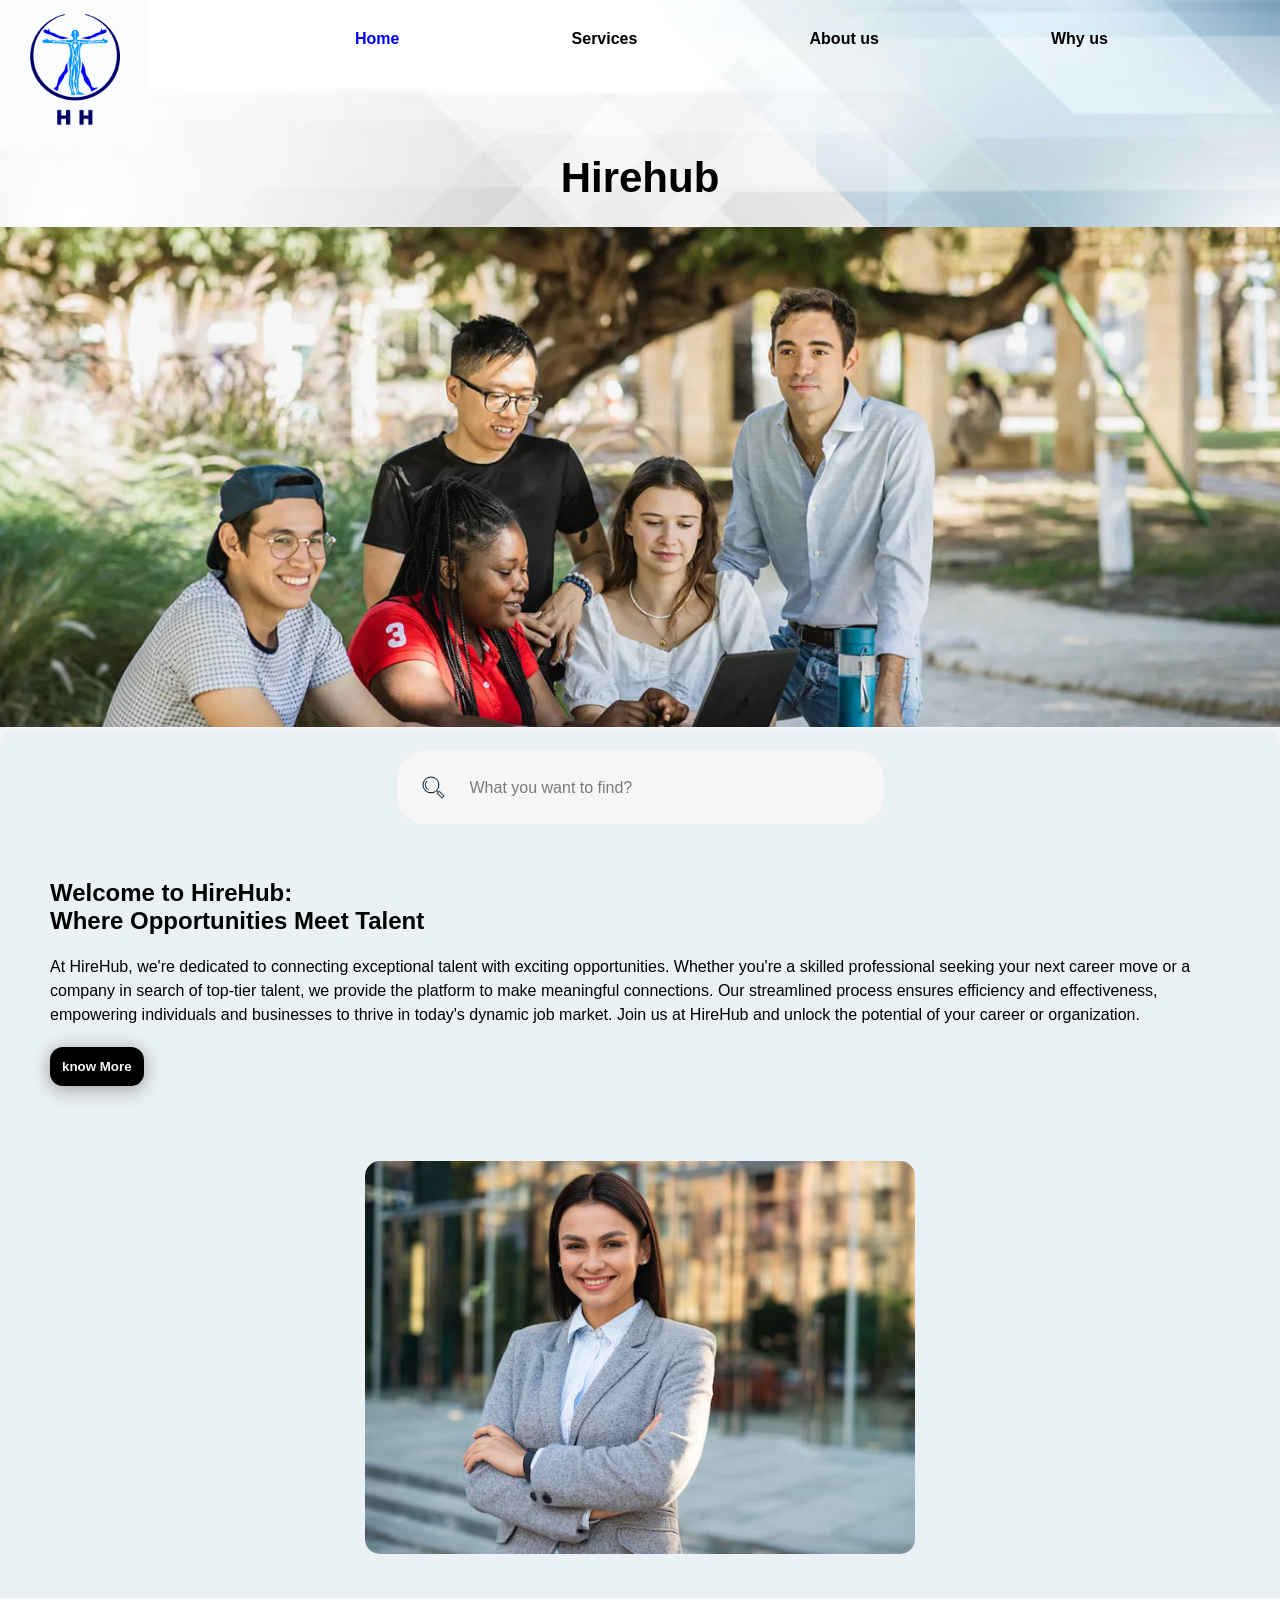
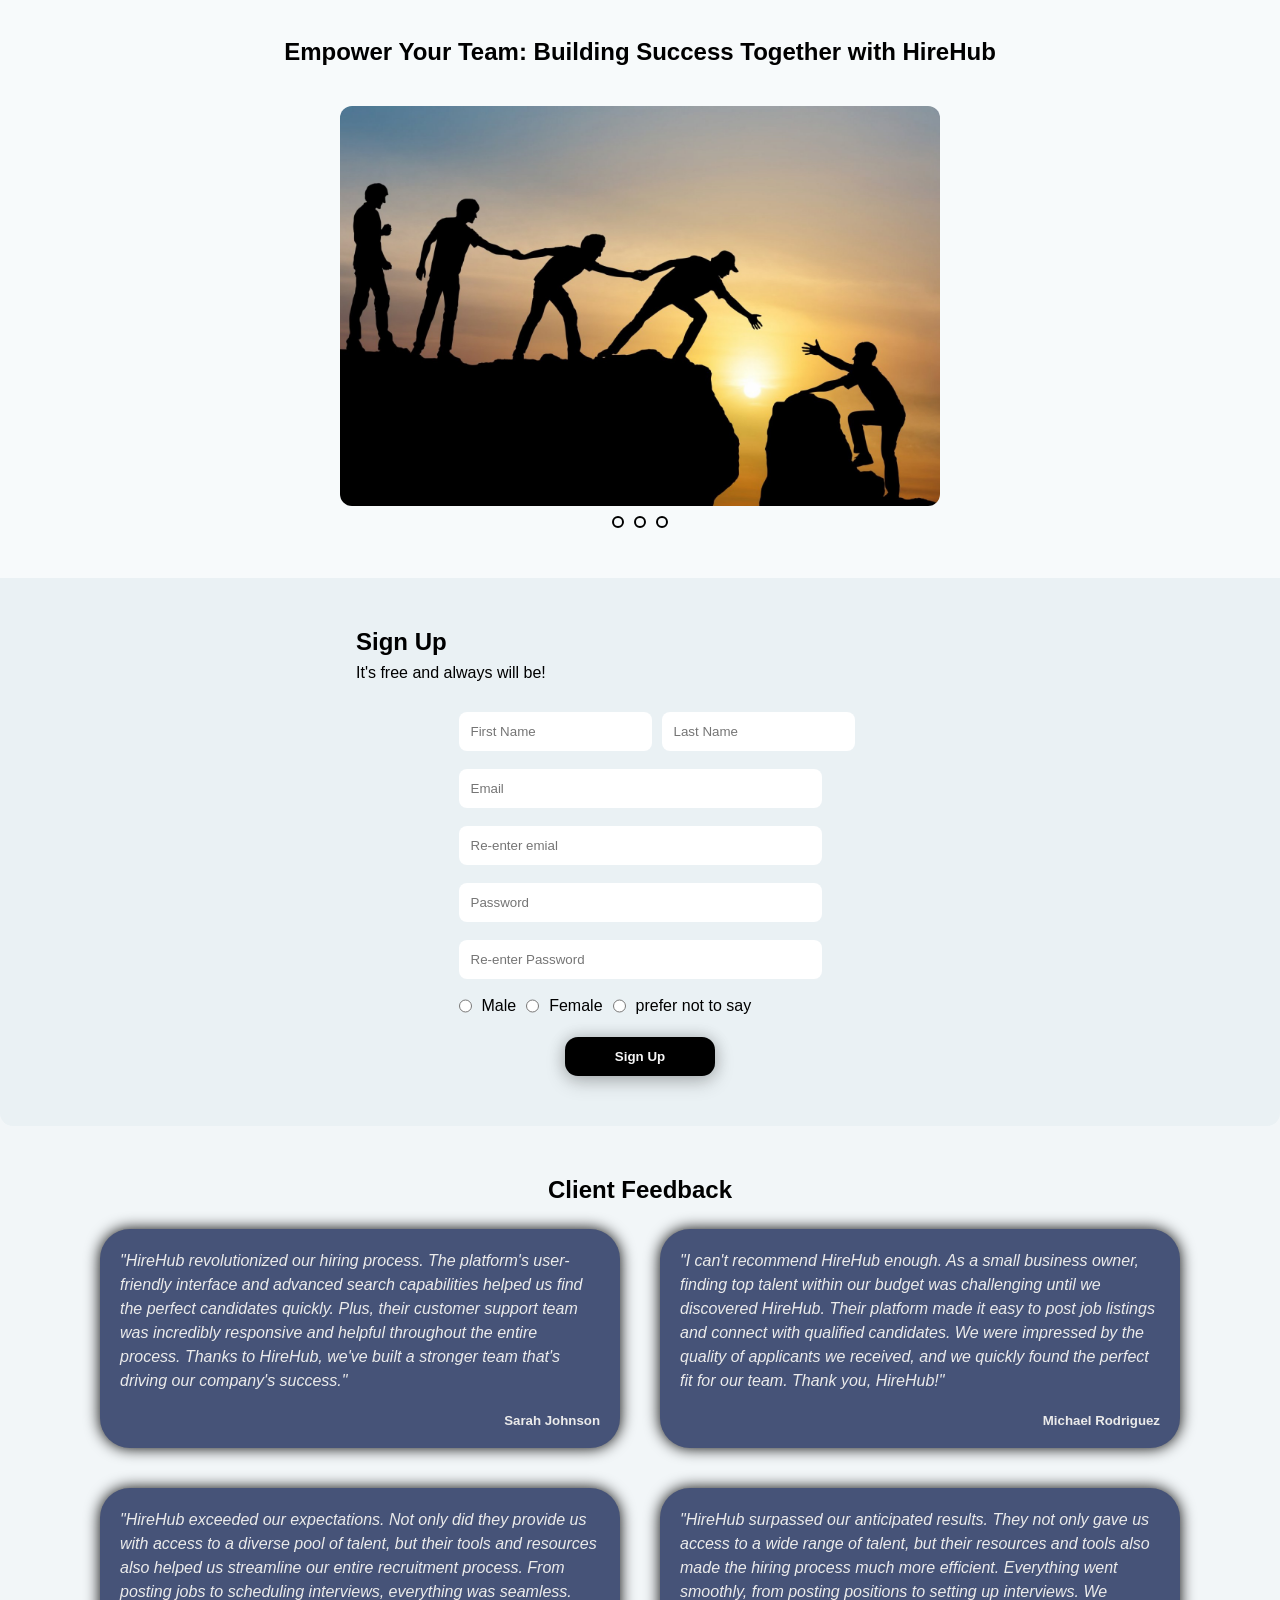
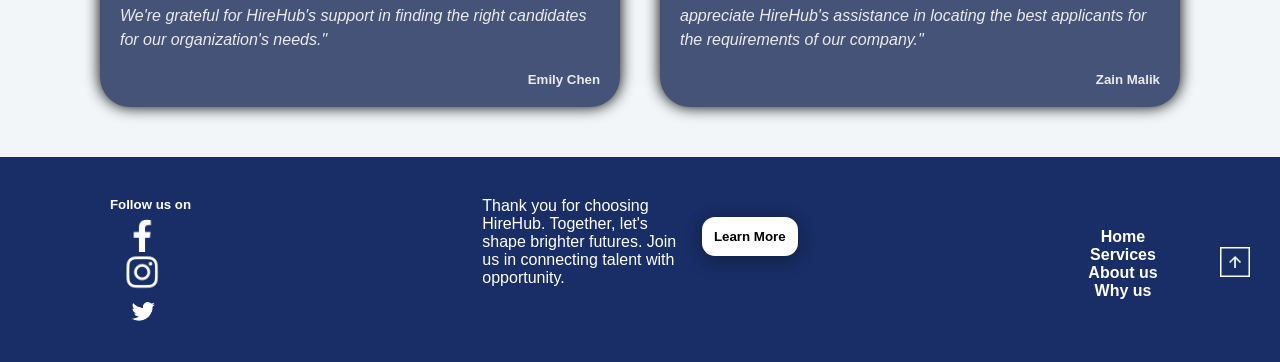
<file: index.html>
<!DOCTYPE html>
<html lang="en">

<head>
    <meta charset="UTF-8">
    <meta name="viewport" content="width=device-width, initial-scale=1.0">
    <title>Hirehub/Home</title>
    <link rel="stylesheet" href="hirehub.css">
    <link rel="stylesheet" href="https://use.fontawesome.com/releases/v5.4.1/css/all.css">
</head>

<body>
    <header>
        <div class="header_Section-1">
            <div class="header_img">
                <a href="index.html"><img class="img_logo" src="Images/og new.png" alt="logo of hirehub company"></a>
            </div>
            <nav class="header_nav">
                <a class="nav_home" href="index.html">Home</a>
                <a class="nav_homie" href="services.html">Services</a>
                <a class="nav_homie" href="aboutus.html">About us</a>
                <a class="nav_homie" href="whyus.html">Why us</a>
            </nav>
        </div>
        <div class="header_Section-2">
            <h1>Hirehub</h1>
        </div>
    </header>
    <main>
        <img class="home_main-image" src="Images/Screenshot 2024-04-18 021233.png" alt="">
        <div id="maincontainer">

            <form action="https://www.google.com/search" method="get">
                <div class="search_bar">
                    <img class="img_icon" src="Images/search icon.png" alt="search icon">
                    <input class="search_input" placeholder="What you want to find?" type="search">
                </div>
            </form>

            <div class="firstsection_container">
                <div class="firstsection_left">
                    <h2>Welcome to HireHub: <br>Where Opportunities Meet Talent</h2>
                    <p>At HireHub, we're dedicated to connecting exceptional talent with exciting opportunities. Whether
                        you're a skilled professional seeking your next career move or a company in search of top-tier
                        talent, we provide the platform to make meaningful connections. Our streamlined process ensures
                        efficiency and effectiveness, empowering individuals and businesses to thrive in today's dynamic
                        job market. Join us at HireHub and unlock the potential of your career or organization.</p>
                    <a href="#"><button>know More</button></a>
                </div>
                <div class="firstsection_right">
                    <img src="Images/smiley-businesswoman-posing-outdoors-with-arms-crossed-copy-space_23-2148767055.avif"
                        alt="image of a professional girl">
                </div>
            </div>
            <div class="middlesection_homecontainer">
                <h2>Empower Your Team: Building Success Together with HireHub</h2>
                <div id="image_container">
                    <div class="slider">
                        <div class="images">
                            <input type="radio" name="slide" id="img1" checked>
                            <input type="radio" name="slide" id="img2">
                            <input type="radio" name="slide" id="img3">

                            <img class="m1" src="Images/getty_927720230_371995.jpg" alt="img1">
                            <img class="m2" src="Images/hands-together-teamwork-istock-1201215883.jpg" alt="img2">
                            <img class="m3" src="Images/pasted-image-0-4.png" alt="img3">
                        </div>
                        <div class="dots">
                            <label for="img1"></label>
                            <label for="img2"></label>
                            <label for="img3"></label>
                        </div>
                    </div>
                </div>
            </div>
            <div class="secondsection_container">
                <h2>Sign Up</h2>
                <p>It's free and always will be!</p>
                <form action="">
                    <div class="name_input">
                        <input class="form_input" type="text" placeholder="First Name" required>
                        <input class="form_input" type="text" placeholder="Last Name" required>
                    </div>
                    <input class="form_input" type="email" placeholder="Email" required>
                    <input class="form_input" type="email" placeholder="Re-enter emial" required>
                    <input class="form_input" type="password" placeholder="Password" required>
                    <input class="form_input" type="password" placeholder="Re-enter Password" required>
                    <div id="gender_buttons">
                        <input type="radio" name="gender" value="Male">
                        <label for="gender">Male</label>
                        <input type="radio" name="gender" value="Female">
                        <label for="gender">Female</label>
                        <input type="radio" name="gender" value="prefer not to say">
                        <label for="gender">prefer not to say</label>
                    </div>
                    <button class="form_button">Sign Up</button>
                </form>
            </div>
        </div>
        <div class="thirdsection_container">
            <h2>Client Feedback</h2>
            <div class="feedback_columns">
                <div class="feedback_column">
                    <p>"HireHub revolutionized our hiring process. The platform's user-friendly interface and advanced
                        search capabilities helped us find the perfect candidates quickly. Plus, their customer support
                        team was incredibly responsive and helpful throughout the entire process. Thanks to HireHub,
                        we've built a stronger team that's driving our company's success."</p>
                    <h5>Sarah Johnson</h5>
                </div>
                <div class="feedback_column">
                    <p>"I can't recommend HireHub enough. As a small business owner, finding top talent within our
                        budget was challenging until we discovered HireHub. Their platform made it easy to post job
                        listings and connect with qualified candidates. We were impressed by the quality of applicants
                        we received, and we quickly found the perfect fit for our team. Thank you, HireHub!"</p>
                    <h5>Michael Rodriguez</h5>
                </div>
                <div class="feedback_column">
                    <p>"HireHub exceeded our expectations. Not only did they provide us with access to a diverse pool of
                        talent, but their tools and resources also helped us streamline our entire recruitment process.
                        From posting jobs to scheduling interviews, everything was seamless. We're grateful for
                        HireHub's support in finding the right candidates for our organization's needs."</p>
                    <h5>Emily Chen</h5>
                </div>
                <div class="feedback_column">
                    <p>"HireHub surpassed our anticipated results. They not only gave us access to a wide range of
                        talent, but their resources and tools also made the hiring process much more efficient.
                        Everything went smoothly, from posting positions to setting up interviews. We appreciate
                        HireHub's assistance in locating the best applicants for the requirements of our company."</p>
                    <h5>Zain Malik</h5>
                </div>
            </div>
        </div>
    </main>
    <footer>
        <div class="firstsection_footer">
            <h5>Follow us on</h5>
            <div class="footer_images">
                <img class="footer_logo" src="Images/facebook logo.png" alt="facebook logo">
                <img class="footer_logo" src="Images/instagram logo.png" alt="instagram logo">
                <img class="footer_logo" src="Images/twitter logoo.png" alt="twitter logo">
            </div>
        </div>
        <div class="middlesection_footer">
            <p>Thank you for choosing HireHub. Together, let's shape brighter futures. Join us in connecting talent with
                opportunity.</p>
            <a href="#"><button>Learn More</button></a>
        </div>
        <div class="lastsection_footer">
            <nav>
                <a href="index.html">Home</a>
                <a href="services.html">Services</a>
                <a href="aboutus.html">About us</a>
                <a href="whyus.html">Why us</a>
            </nav>
            <a href="#"><img src="Images/Group 327.png" alt="take to the top"></a>
        </div>
    </footer>
</body>

</html>
</file>
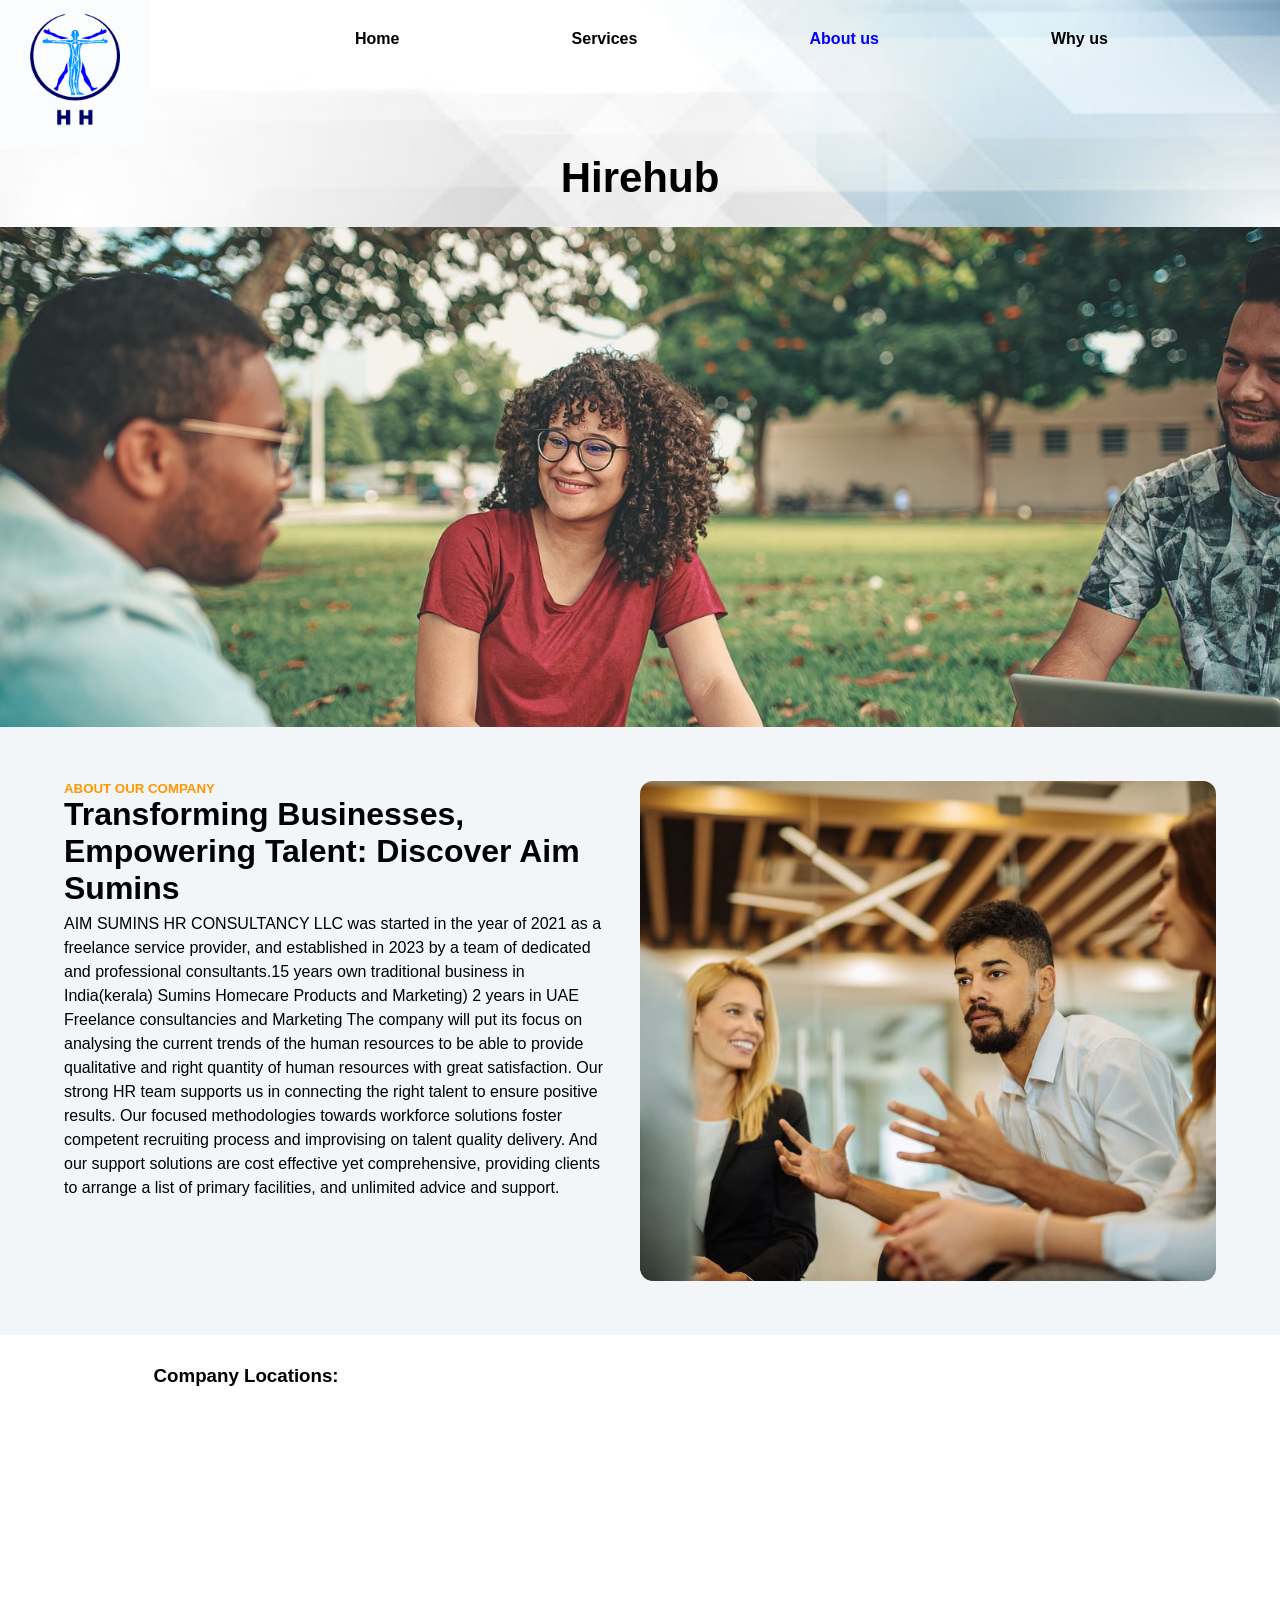
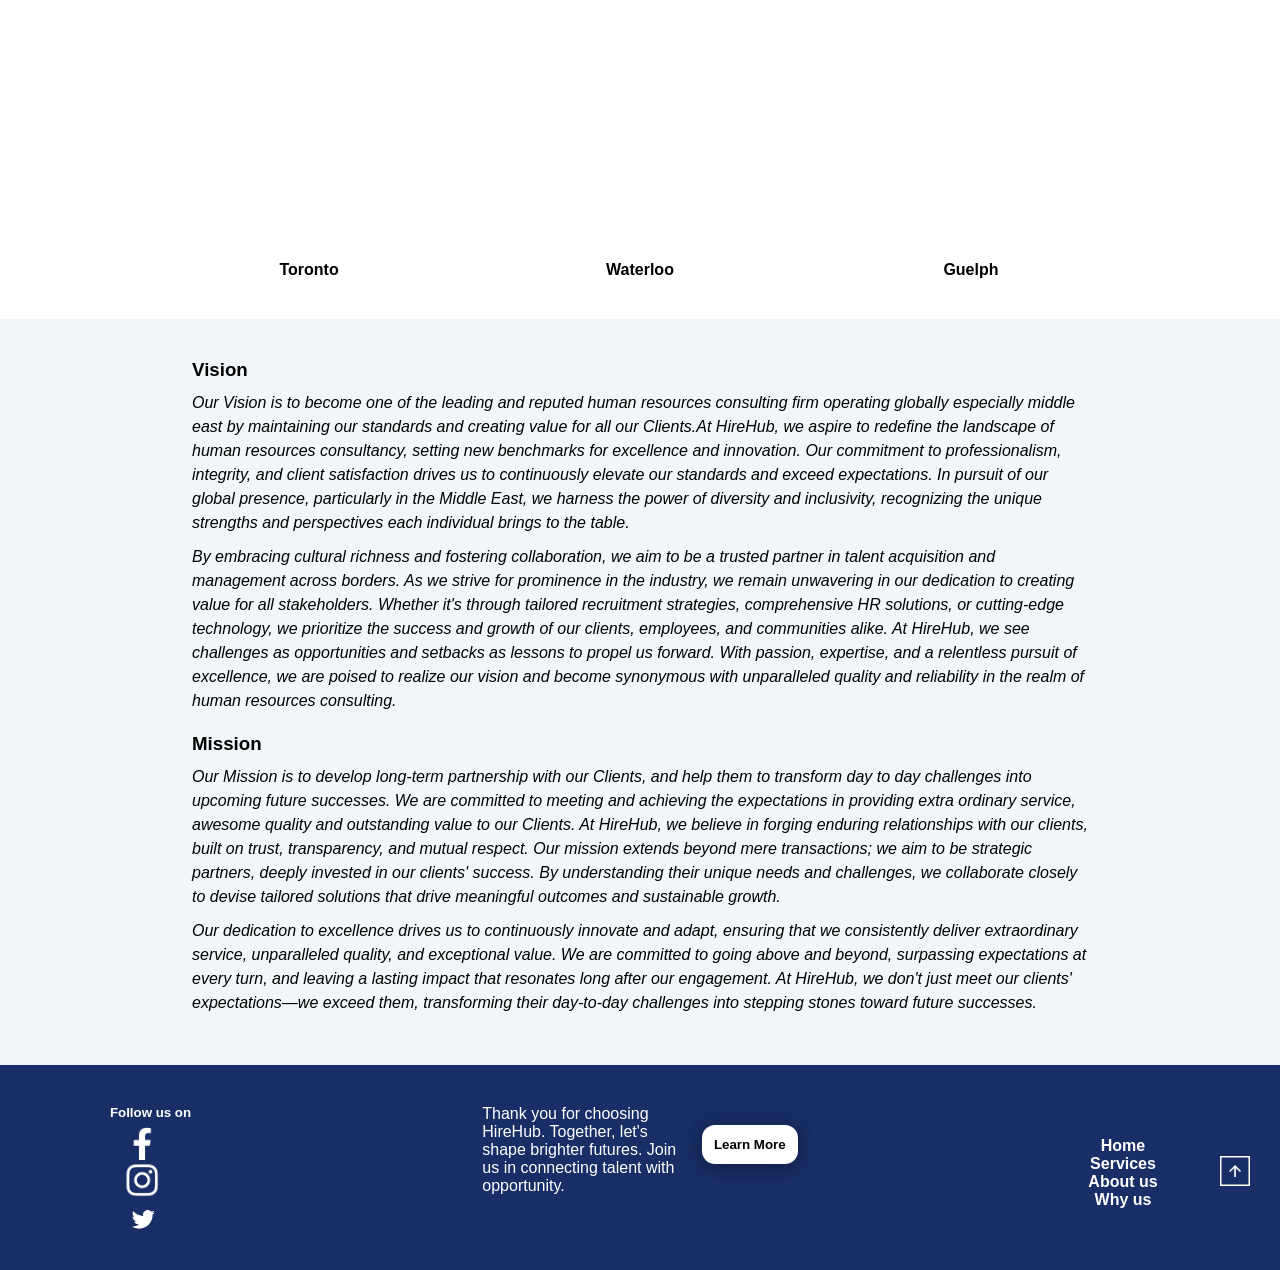
<file: aboutus.html>
<!DOCTYPE html>
<html lang="en">

<head>
    <meta charset="UTF-8">
    <meta name="viewport" content="width=device-width, initial-scale=1.0">
    <title>Hirehub/Home</title>
    <link rel="stylesheet" href="aboutus.css">
</head>

<body>
    <header>
        <div class="header_Section-1">
            <div class="header_img">
                <a href="index.html"><img class="img_logo" src="Images/og new.png" alt="logo of hirehub company"></a>
            </div>
            <nav class="header_nav">
                <a class="nav_homie" href="index.html">Home</a>
                <a class="nav_homie" href="services.html">Services</a>
                <a class="nav_home" href="aboutus.html">About us</a>
                <a class="nav_homie" href="whyus.html">Why us</a>
            </nav>
        </div>
        <div class="header_Section-2">
            <h1>Hirehub</h1>
        </div>
    </header>
    <main>
        <img class="aboutus_mainimage" src="Images/aboutus image1.jpg" alt="image of a group spending time on a park">
        <div class="maincontainer2_aboutus">
            <div class="aboutcontent_left">
                <h5>ABOUT OUR COMPANY</h5>
                <h1>Transforming Businesses,<br> Empowering Talent: Discover Aim <br> Sumins</h1>
                <p>AIM SUMINS HR CONSULTANCY LLC was started in the year of 2021 as a freelance service provider, and
                    established in 2023 by a team of dedicated and professional consultants.15 years own traditional
                    business in India(kerala) Sumins Homecare Products and Marketing) 2 years in UAE Freelance
                    consultancies and Marketing The company will put its focus on analysing the current trends of the
                    human resources to be able to provide qualitative and right quantity of human resources with great
                    satisfaction. Our strong HR team supports us in connecting the right talent to ensure positive
                    results. Our focused methodologies towards workforce solutions foster competent recruiting process
                    and improvising on talent quality delivery. And our support solutions are cost effective yet
                    comprehensive, providing clients to arrange a list of primary facilities, and unlimited advice and
                    support.</p>
            </div>
            <div class="aboutcontent_right">
                <img src="Images/aboutus last image.avif" alt="group of people in a office">
            </div>
        </div>
        <div class="location_maincontainer">
            <h3>Company Locations:</h3>
            <div class="location_containers">
                <div class="sublocations">
                    <iframe
                        src="https://www.google.com/maps/embed?pb=!1m18!1m12!1m3!1d184654.17329709884!2d-79.59899436536381!3d43.685159177146815!2m3!1f0!2f0!3f0!3m2!1i1024!2i768!4f13.1!3m3!1m2!1s0x882b34b77f01e72d%3A0xb9f9f540465a6a51!2sLegislative%20Assembly%20of%20Ontario!5e0!3m2!1sen!2sca!4v1713238268219!5m2!1sen!2sca"
                        width="600" height="450" style="border:0;" allowfullscreen="" loading="lazy"
                        referrerpolicy="no-referrer-when-downgrade"></iframe>
                    <h4>Toronto</h4>
                </div>
                <div class="sublocations">
                    <iframe
                        src="https://www.google.com/maps/embed?pb=!1m18!1m12!1m3!1d2941.831391659919!2d-92.3415279240616!3d42.495137071180615!2m3!1f0!2f0!3f0!3m2!1i1024!2i768!4f13.1!3m3!1m2!1s0x87e552fc563e6fa5%3A0x6c565be1a2c3f8c1!2sWATERLOO%20BUILDING%2C%20Waterloo%2C%20IA%2050701%2C%20USA!5e0!3m2!1sen!2sca!4v1713239800123!5m2!1sen!2sca"
                        width="600" height="450" style="border:0;" allowfullscreen="" loading="lazy"
                        referrerpolicy="no-referrer-when-downgrade"></iframe>
                    <h4>Waterloo</h4>
                </div>
                <div class="sublocations">
                    <iframe
                        src="https://www.google.com/maps/embed?pb=!1m18!1m12!1m3!1d46272.084279931616!2d-80.32401185136719!3d43.54393210000001!2m3!1f0!2f0!3f0!3m2!1i1024!2i768!4f13.1!3m3!1m2!1s0x882b9ac2347e98ef%3A0x58bdf874ecbb2356!2sGuelph%20Building%20Dept!5e0!3m2!1sen!2sca!4v1713239867011!5m2!1sen!2sca"
                        width="600" height="450" style="border:0;" allowfullscreen="" loading="lazy"
                        referrerpolicy="no-referrer-when-downgrade"></iframe>
                    <h4>Guelph</h4>
                </div>
            </div>
        </div>
        <div class="maincontainer_aboutus">
            <div class="Vision">
                <h3>Vision</h3>
                <p>Our Vision is to become one of the leading and reputed human resources consulting firm operating
                    globally especially middle east by maintaining our standards and creating value for all our
                    Clients.At HireHub, we aspire to redefine the landscape of human resources consultancy, setting new
                    benchmarks for excellence and innovation. Our commitment to professionalism, integrity, and client
                    satisfaction drives us to continuously elevate our standards and exceed expectations. In pursuit of
                    our global presence, particularly in the Middle East, we harness the power of
                    diversity and inclusivity, recognizing the unique strengths and perspectives each individual brings
                    to the table.</p>

                <p> By embracing cultural richness and fostering collaboration, we aim to be a trusted
                    partner in talent acquisition and management across borders. As we strive for prominence in the
                    industry, we remain unwavering in our dedication to creating
                    value for all stakeholders. Whether it's through tailored recruitment strategies, comprehensive HR
                    solutions, or cutting-edge technology, we prioritize the success and growth of our clients,
                    employees, and communities alike. At HireHub, we see challenges as opportunities and setbacks as
                    lessons to propel us forward. With
                    passion, expertise, and a relentless pursuit of excellence, we are poised to realize our vision and
                    become synonymous with unparalleled quality and reliability in the realm of human resources
                    consulting.</p>

            </div>
            <div class="Mission">
                <h3>Mission</h3>
                <p>Our Mission is to develop long-term partnership with our Clients, and help them to transform day to
                    day challenges into upcoming future successes. We are committed to meeting and achieving the
                    expectations in providing extra ordinary service, awesome quality and outstanding value to our
                    Clients. At HireHub, we believe in forging enduring relationships with our clients, built on trust,
                    transparency, and mutual respect. Our mission extends beyond mere transactions; we aim to be
                    strategic partners, deeply invested in our clients' success. By understanding their unique needs and
                    challenges, we collaborate closely to devise tailored solutions that drive meaningful outcomes and
                    sustainable growth.</p>

                <p>Our dedication to excellence drives us to continuously innovate and adapt, ensuring that we
                    consistently deliver extraordinary service, unparalleled quality, and exceptional value. We are
                    committed to going above and beyond, surpassing expectations at every turn, and leaving a lasting
                    impact that resonates long after our engagement. At HireHub, we don't just meet our clients'
                    expectations—we exceed them, transforming their day-to-day challenges into stepping stones toward
                    future successes.</p>
            </div>
        </div>
    </main>
    <footer>
        <div class="firstsection_footer">
            <h5>Follow us on</h5>
            <div class="footer_images">
                <img class="footer_logo" src="Images/facebook logo.png" alt="facebook logo">
                <img class="footer_logo" src="Images/instagram logo.png" alt="instagram logo">
                <img class="footer_logo" src="Images/twitter logoo.png" alt="twitter logo">
            </div>
        </div>
        <div class="middlesection_footer">
            <p>Thank you for choosing HireHub. Together, let's shape brighter futures. Join us in connecting talent with
                opportunity.</p>
            <a href="#"><button>Learn More</button></a>
        </div>
        <div class="lastsection_footer">
            <nav>
                <a href="index.html">Home</a>
                <a href="services.html">Services</a>
                <a href="aboutus.html">About us</a>
                <a href="whyus.html">Why us</a>
            </nav>
            <a href="#"><img src="Images/Group 327.png" alt="take to the top"></a>
        </div>
    </footer>
</body>

</html>
</file>
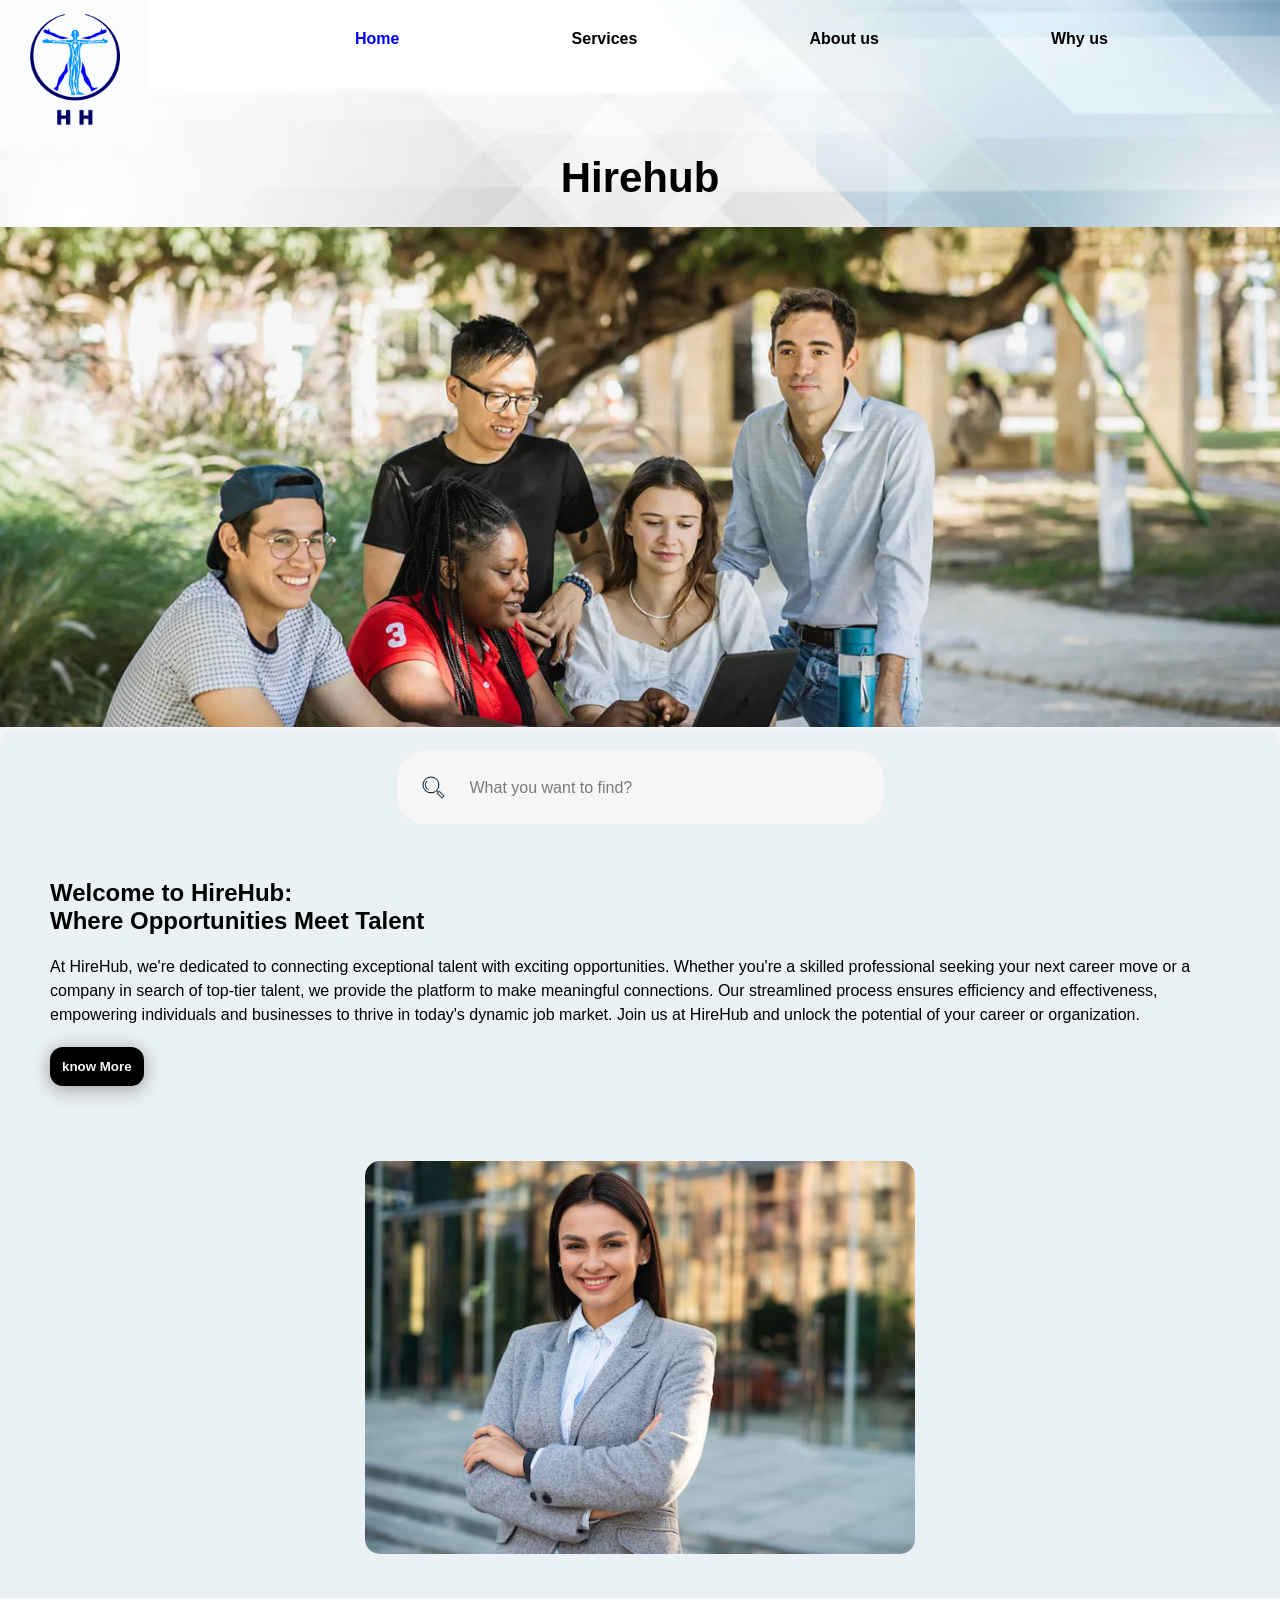
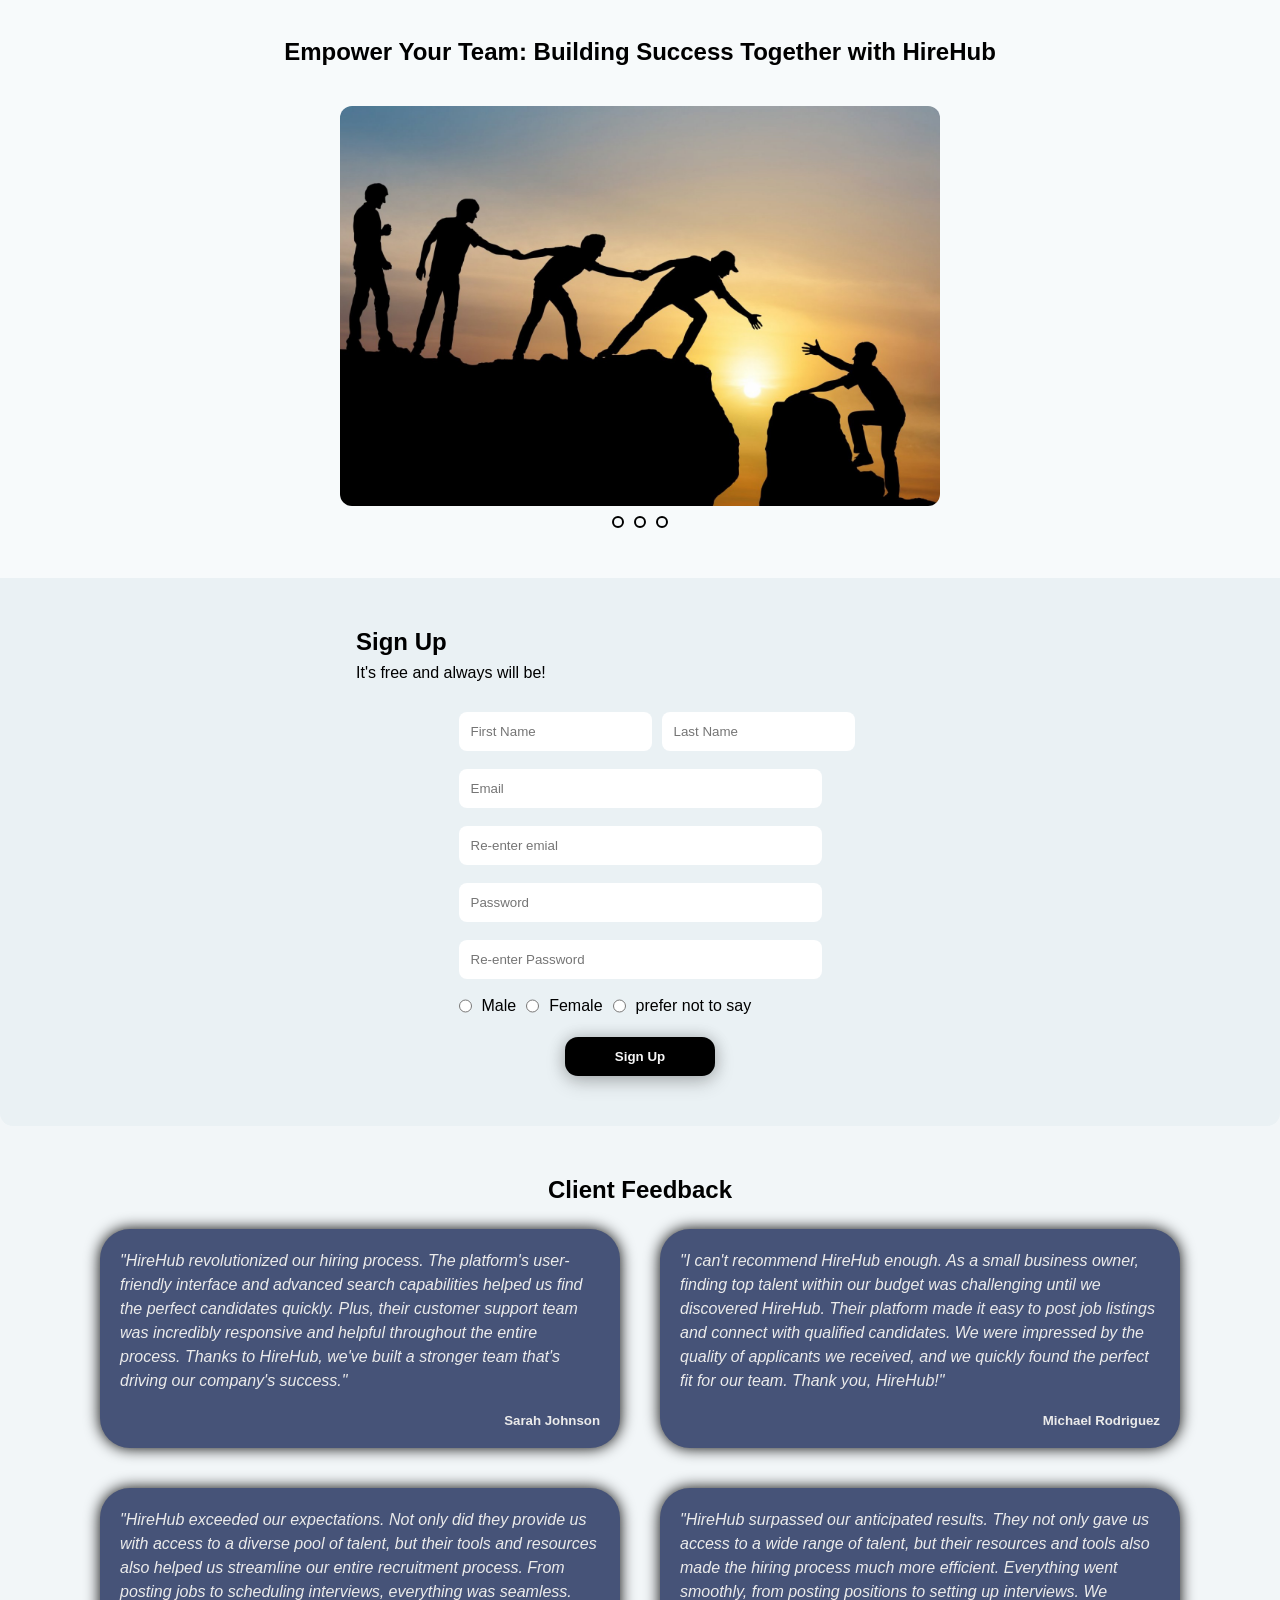
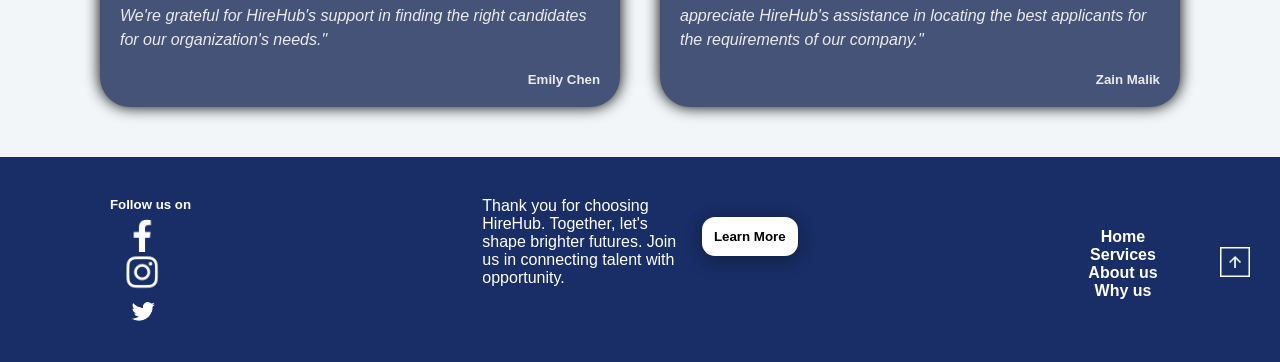
<file: home.html>
<!DOCTYPE html>
<html lang="en">

<head>
    <meta charset="UTF-8">
    <meta name="viewport" content="width=device-width, initial-scale=1.0">
    <title>Hirehub/Home</title>
    <link rel="stylesheet" href="hirehub.css">
    <link rel="stylesheet" href="https://use.fontawesome.com/releases/v5.4.1/css/all.css">
</head>

<body>
    <header>
        <div class="header_Section-1">
            <div class="header_img">
                <a href="home.html"><img class="img_logo" src="Images/og new.png" alt="logo of hirehub company"></a>
            </div>
            <nav class="header_nav">
                <a class="nav_home" href="home.html">Home</a>
                <a class="nav_homie" href="services.html">Services</a>
                <a class="nav_homie" href="aboutus.html">About us</a>
                <a class="nav_homie" href="whyus.html">Why us</a>
            </nav>
        </div>
        <div class="header_Section-2">
            <h1>Hirehub</h1>
        </div>
    </header>
    <main>
        <img class="home_main-image" src="Images/Screenshot 2024-04-18 021233.png" alt="">
        <div id="maincontainer">

            <form action="https://www.google.com/search" method="get">
                <div class="search_bar">
                    <img class="img_icon" src="Images/search icon.png" alt="search icon">
                    <input class="search_input" placeholder="What you want to find?" type="search">
                </div>
            </form>

            <div class="firstsection_container">
                <div class="firstsection_left">
                    <h2>Welcome to HireHub: <br>Where Opportunities Meet Talent</h2>
                    <p>At HireHub, we're dedicated to connecting exceptional talent with exciting opportunities. Whether
                        you're a skilled professional seeking your next career move or a company in search of top-tier
                        talent, we provide the platform to make meaningful connections. Our streamlined process ensures
                        efficiency and effectiveness, empowering individuals and businesses to thrive in today's dynamic
                        job market. Join us at HireHub and unlock the potential of your career or organization.</p>
                    <a href="#"><button>know More</button></a>
                </div>
                <div class="firstsection_right">
                    <img src="Images/smiley-businesswoman-posing-outdoors-with-arms-crossed-copy-space_23-2148767055.avif"
                        alt="image of a professional girl">
                </div>
            </div>
            <div class="middlesection_homecontainer">
                <h2>Empower Your Team: Building Success Together with HireHub</h2>
                <div id="image_container">
                    <div class="slider">
                        <div class="images">
                            <input type="radio" name="slide" id="img1" checked>
                            <input type="radio" name="slide" id="img2">
                            <input type="radio" name="slide" id="img3">

                            <img class="m1" src="Images/getty_927720230_371995.jpg" alt="img1">
                            <img class="m2" src="Images/hands-together-teamwork-istock-1201215883.jpg" alt="img2">
                            <img class="m3" src="Images/pasted-image-0-4.png" alt="img3">
                        </div>
                        <div class="dots">
                            <label for="img1"></label>
                            <label for="img2"></label>
                            <label for="img3"></label>
                        </div>
                    </div>
                </div>
            </div>
            <div class="secondsection_container">
                <h2>Sign Up</h2>
                <p>It's free and always will be!</p>
                <form action="">
                    <div class="name_input">
                        <input class="form_input" type="text" placeholder="First Name" required>
                        <input class="form_input" type="text" placeholder="Last Name" required>
                    </div>
                    <input class="form_input" type="email" placeholder="Email" required>
                    <input class="form_input" type="email" placeholder="Re-enter emial" required>
                    <input class="form_input" type="password" placeholder="Password" required>
                    <input class="form_input" type="password" placeholder="Re-enter Password" required>
                    <div id="gender_buttons">
                        <input type="radio" name="gender" value="Male">
                        <label for="gender">Male</label>
                        <input type="radio" name="gender" value="Female">
                        <label for="gender">Female</label>
                        <input type="radio" name="gender" value="prefer not to say">
                        <label for="gender">prefer not to say</label>
                    </div>
                    <button class="form_button">Sign Up</button>
                </form>
            </div>
        </div>
        <div class="thirdsection_container">
            <h2>Client Feedback</h2>
            <div class="feedback_columns">
                <div class="feedback_column">
                    <p>"HireHub revolutionized our hiring process. The platform's user-friendly interface and advanced
                        search capabilities helped us find the perfect candidates quickly. Plus, their customer support
                        team was incredibly responsive and helpful throughout the entire process. Thanks to HireHub,
                        we've built a stronger team that's driving our company's success."</p>
                    <h5>Sarah Johnson</h5>
                </div>
                <div class="feedback_column">
                    <p>"I can't recommend HireHub enough. As a small business owner, finding top talent within our
                        budget was challenging until we discovered HireHub. Their platform made it easy to post job
                        listings and connect with qualified candidates. We were impressed by the quality of applicants
                        we received, and we quickly found the perfect fit for our team. Thank you, HireHub!"</p>
                    <h5>Michael Rodriguez</h5>
                </div>
                <div class="feedback_column">
                    <p>"HireHub exceeded our expectations. Not only did they provide us with access to a diverse pool of
                        talent, but their tools and resources also helped us streamline our entire recruitment process.
                        From posting jobs to scheduling interviews, everything was seamless. We're grateful for
                        HireHub's support in finding the right candidates for our organization's needs."</p>
                    <h5>Emily Chen</h5>
                </div>
                <div class="feedback_column">
                    <p>"HireHub surpassed our anticipated results. They not only gave us access to a wide range of
                        talent, but their resources and tools also made the hiring process much more efficient.
                        Everything went smoothly, from posting positions to setting up interviews. We appreciate
                        HireHub's assistance in locating the best applicants for the requirements of our company."</p>
                    <h5>Zain Malik</h5>
                </div>
            </div>
        </div>
    </main>
    <footer>
        <div class="firstsection_footer">
            <h5>Follow us on</h5>
            <div class="footer_images">
                <img class="footer_logo" src="Images/facebook logo.png" alt="facebook logo">
                <img class="footer_logo" src="Images/instagram logo.png" alt="instagram logo">
                <img class="footer_logo" src="Images/twitter logoo.png" alt="twitter logo">
            </div>
        </div>
        <div class="middlesection_footer">
            <p>Thank you for choosing HireHub. Together, let's shape brighter futures. Join us in connecting talent with
                opportunity.</p>
            <a href="#"><button>Learn More</button></a>
        </div>
        <div class="lastsection_footer">
            <nav>
                <a href="home.html">Home</a>
                <a href="services.html">Services</a>
                <a href="aboutus.html">About us</a>
                <a href="whyus.html">Why us</a>
            </nav>
            <a href="#"><img src="Images/Group 327.png" alt="take to the top"></a>
        </div>
    </footer>
</body>

</html>
</file>
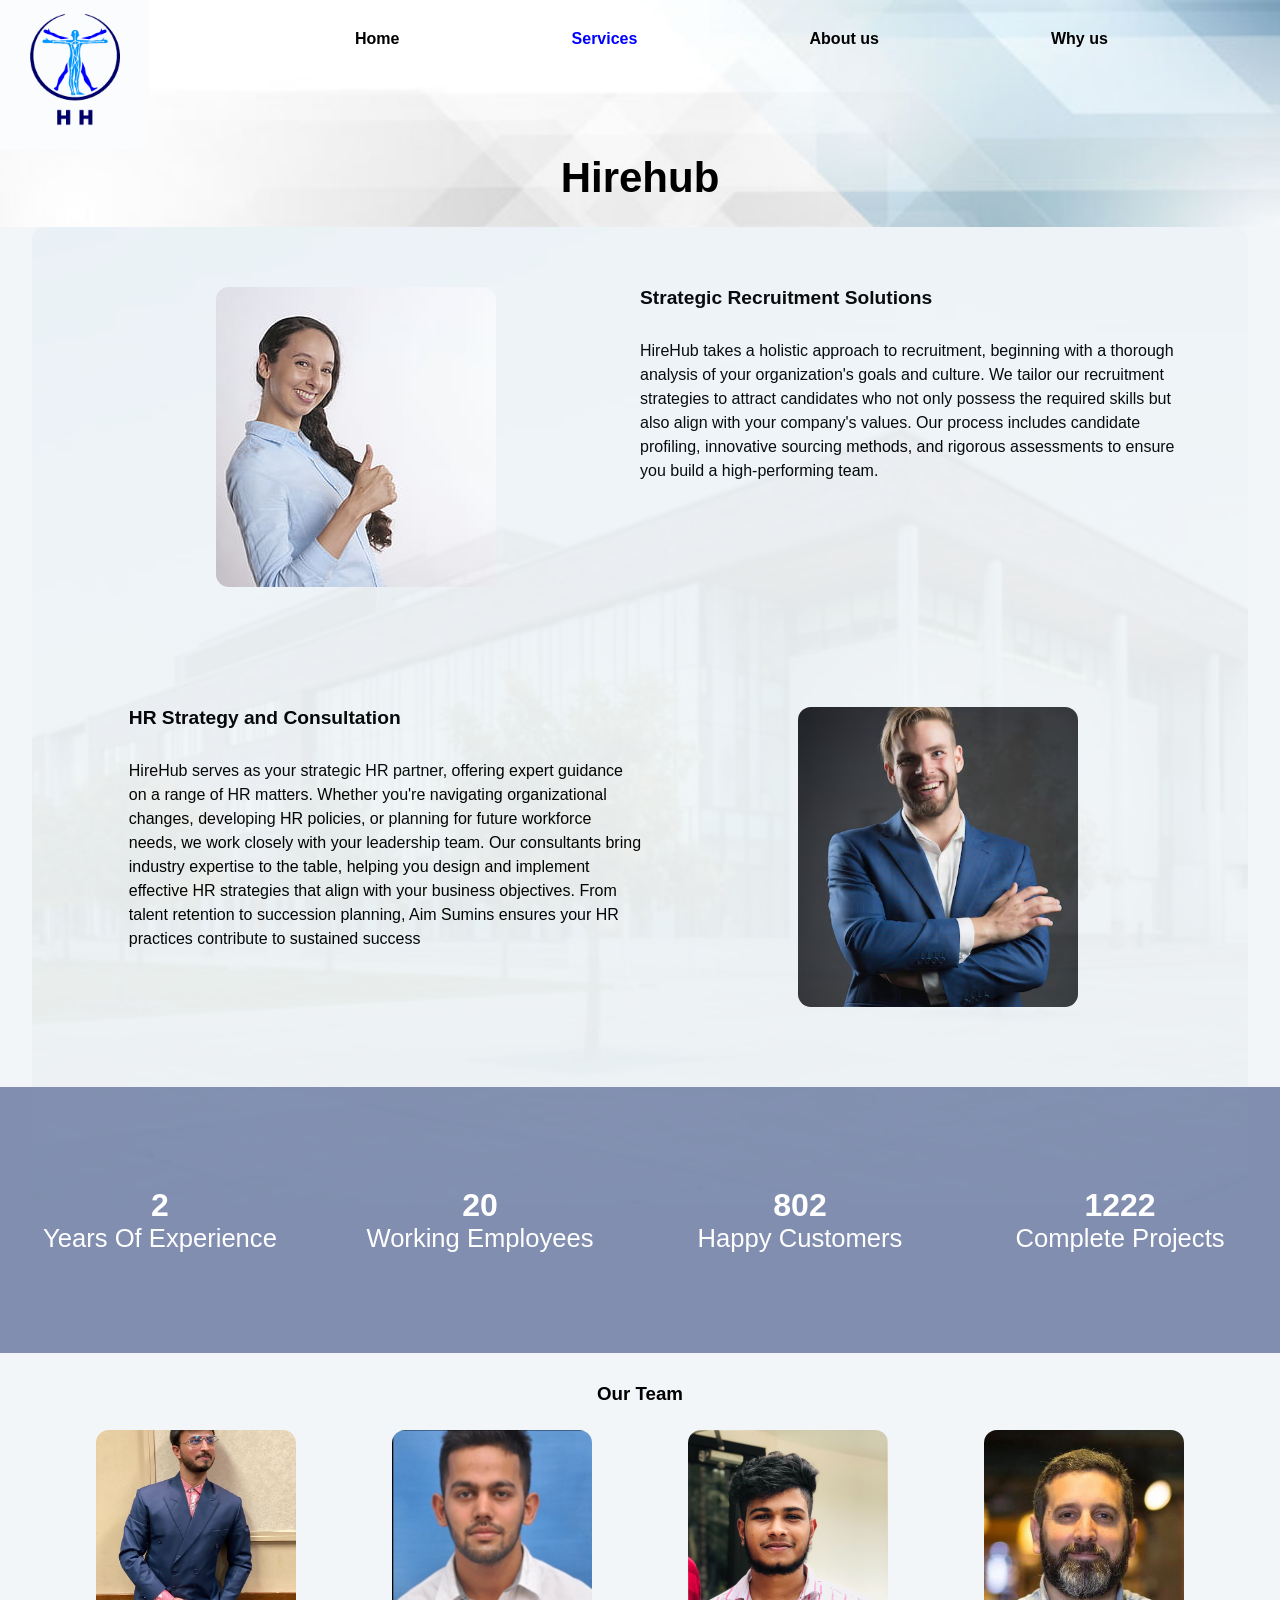
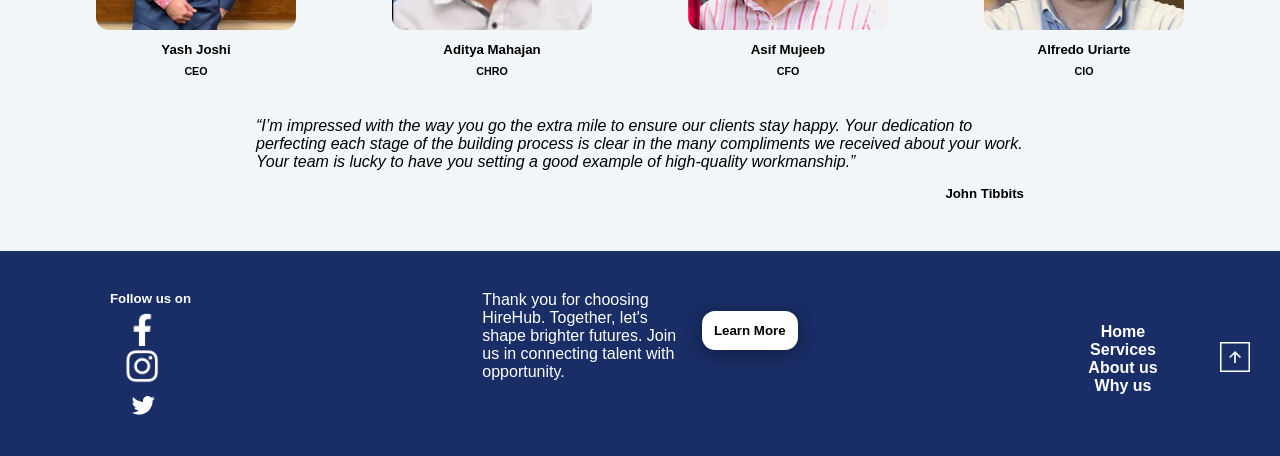
<file: services.html>
<!DOCTYPE html>
<html lang="en">

<head>
    <meta charset="UTF-8">
    <meta name="viewport" content="width=device-width, initial-scale=1.0">
    <title>Hirehub/Home</title>
    <link rel="stylesheet" href="hirehub.css">
</head>

<body>
    <header>
        <div class="header_Section-1">
            <div class="header_img">
                <a href="index.html"><img class="img_logo" src="Images/og new.png" alt="logo of hirehub company"></a>
            </div>
            <nav class="header_nav">
                <a class="nav_homie" href="index.html">Home</a>
                <a class="nav_home" href="services.html">Services</a>
                <a class="nav_homie" href="aboutus.html">About us</a>
                <a class="nav_homie" href="whyus.html">Why us</a>
            </nav>
        </div>
        <div class="header_Section-2">
            <h1>Hirehub</h1>
        </div>
    </header>
    <main>
        <div id="maincontainer-2">
            <div class="maincontainer_backgroundimg">
                <img src="Images/background image of the company.jpg" alt="background image of the company">
            </div>
            <div class="servicecontainer_1">
                <div class="service_img">
                    <img src="Images/young-people-woman-isolated-thumb.jpg" alt="a girl raising her thumbs">
                </div>
                <div class="service_textcontent">
                    <h2>Strategic Recruitment Solutions</h2>
                    <p>HireHub takes a holistic approach to recruitment, beginning with a thorough analysis of your
                        organization's goals and culture. We tailor our recruitment strategies to attract candidates who
                        not only possess the required skills but also align with your company's values. Our process
                        includes candidate profiling, innovative sourcing methods, and rigorous assessments to ensure
                        you build a high-performing team.</p>
                </div>
            </div>
            <div class="servicecontainer_2">
                <div class="service_textcontent2">
                    <h2>HR Strategy and Consultation</h2>
                    <p>HireHub serves as your strategic HR partner, offering expert guidance on a range of HR matters.
                        Whether you're navigating organizational changes, developing HR policies, or planning for future
                        workforce needs, we work closely with your leadership team. Our consultants bring industry
                        expertise to the table, helping you design and implement effective HR strategies that align with
                        your business objectives. From talent retention to succession planning, Aim Sumins ensures your
                        HR practices contribute to sustained success</p>
                </div>
                <div class="service_img2">
                    <img src="Images/man-smile-blue-suit-jacket-shirt-businessman-with-bearded-face-stylish-hair-happy-manager-formal-outfit-fashion-style-dress-code-business-ent.avif"
                        alt="a girl raising her thumbs">
                </div>
            </div>
        </div>
        <div class="counter_section">
            <div class="counter">
                <h1 class="count" data-target="2">0+</h1>
                <p>Years Of Experience</p>
            </div>
            <div class="counter">
                <h1 class="count" data-target="20">0+</h1>
                <p>Working Employees</p>
            </div>
            <div class="counter">
                <h1 class="count" data-target="802">0+</h1>
                <p>Happy Customers</p>
            </div>
            <div class="counter">
                <h1 class="count" data-target="1222">0+</h1>
                <p>Complete Projects</p>
            </div>
        </div>
        <div class="servicecontainer_3">
            <h3>Our Team</h3>
            <div class="subcontainer_service">
                <div class="teamceo_section">
                    <img src="Images/yashj.jpeg" alt="">
                    <h5>Yash Joshi</h5>
                    <h6>CEO</h6>
                </div>
                <div class="team_section">
                    <img src="Images/Adi.jpg" alt="">
                    <h5>Aditya Mahajan</h5>
                    <h6>CHRO</h6>
                </div>
                <div class="team_section">
                    <img src="Images/Asif.jpg" alt="">
                    <h5>Asif Mujeeb</h5>
                    <h6>CFO</h6>
                </div>
                <div class="team_section">
                    <img src="Images/Alfredo.jpg" alt="">
                    <h5>Alfredo Uriarte</h5>
                    <h6>CIO</h6>
                </div>
            </div>
        </div>
        <div class="servicecontainer_4">
            <p>“I’m impressed with the way you go the extra mile to ensure our clients stay happy. Your dedication to
                perfecting each stage of the building process is clear in the many compliments we received about your
                work. Your team is lucky to have you setting a good example of high-quality workmanship.” </p>
            <h5>John Tibbits</h5>
        </div>
    </main>
    <footer>
        <div class="firstsection_footer">
            <h5>Follow us on</h5>
            <div class="footer_images">
                <img class="footer_logo" src="Images/facebook logo.png" alt="facebook logo">
                <img class="footer_logo" src="Images/instagram logo.png" alt="instagram logo">
                <img class="footer_logo" src="Images/twitter logoo.png" alt="twitter logo">
            </div>
        </div>
        <div class="middlesection_footer">
            <p>Thank you for choosing HireHub. Together, let's shape brighter futures. Join us in connecting talent with
                opportunity.</p>
            <a href="#"><button>Learn More</button></a>
        </div>
        <div class="lastsection_footer">
            <nav>
                <a href="index.html">Home</a>
                <a href="services.html">Services</a>
                <a href="aboutus.html">About us</a>
                <a href="whyus.html">Why us</a>
            </nav>
            <a href="#"><img src="Images/Group 327.png" alt="take to the top"></a>
        </div>
    </footer>
    <script src="counter.js"></script>
</body>

</html>
</file>
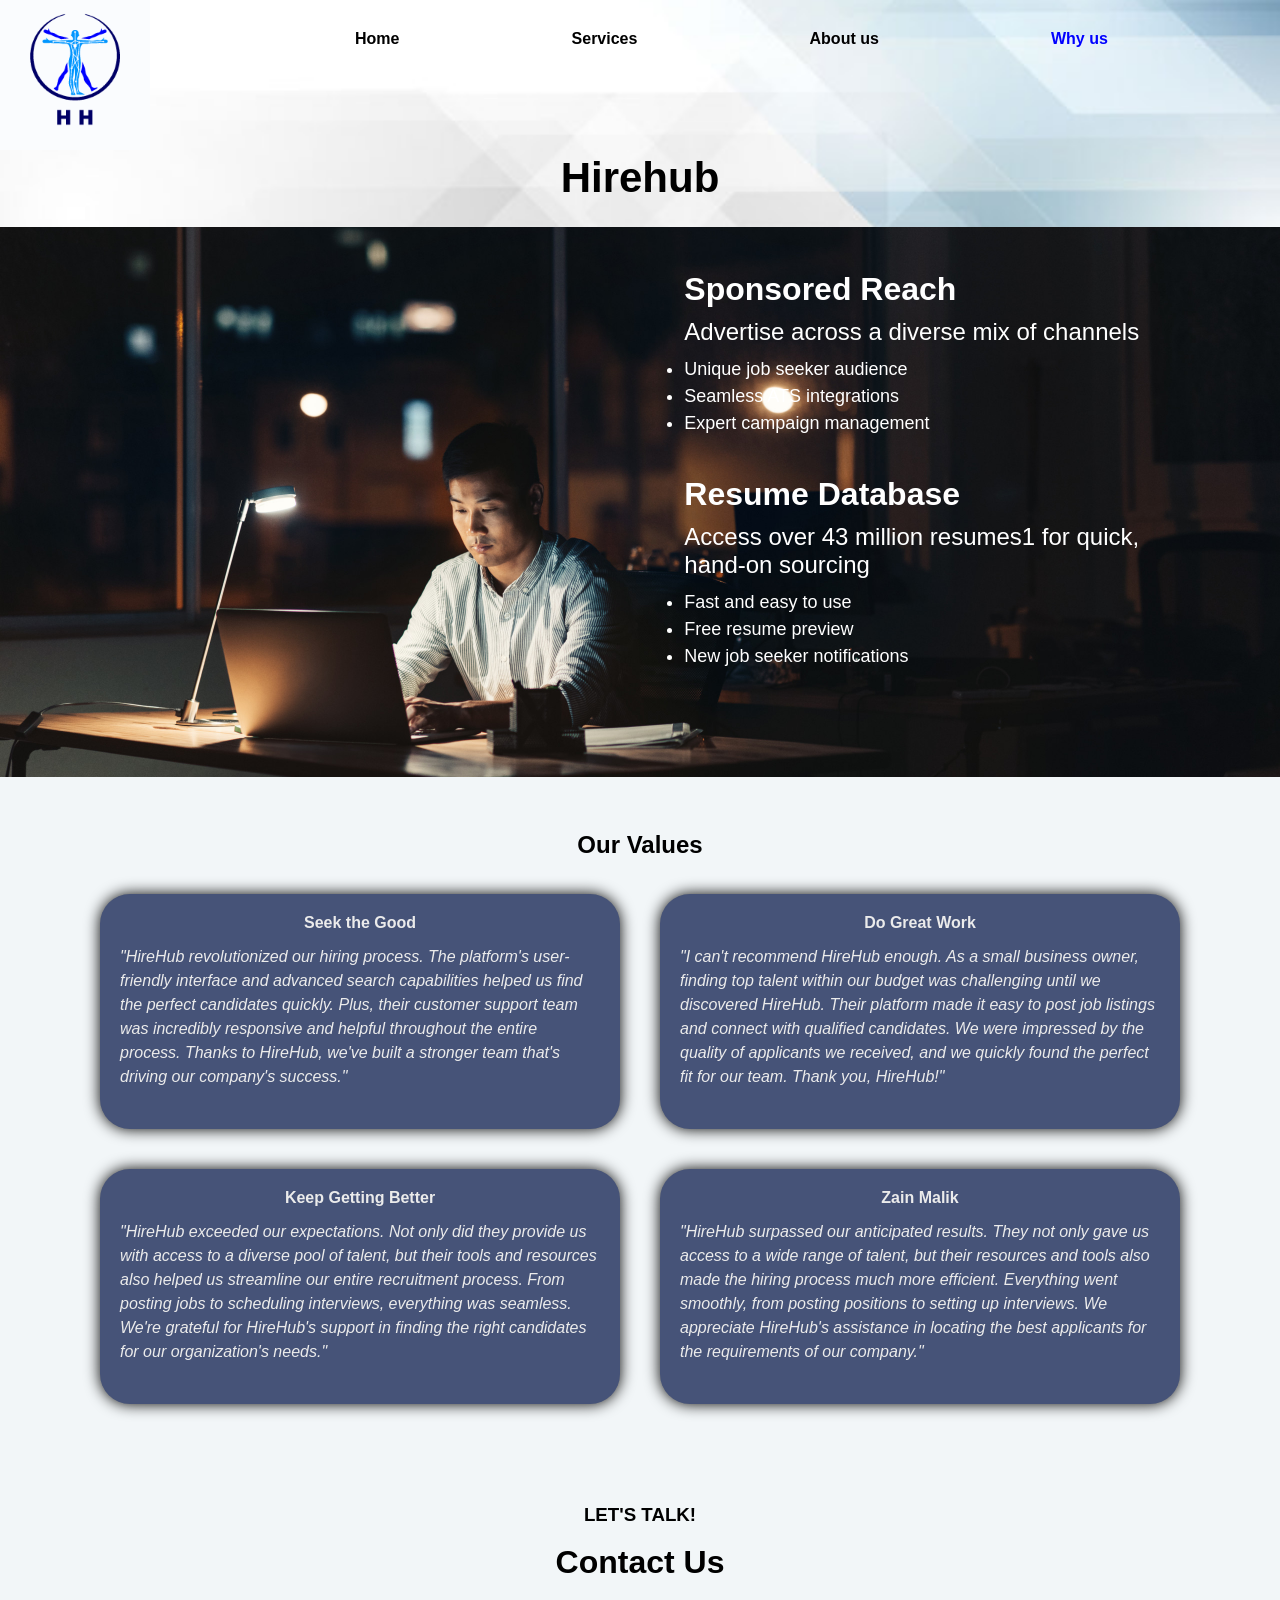
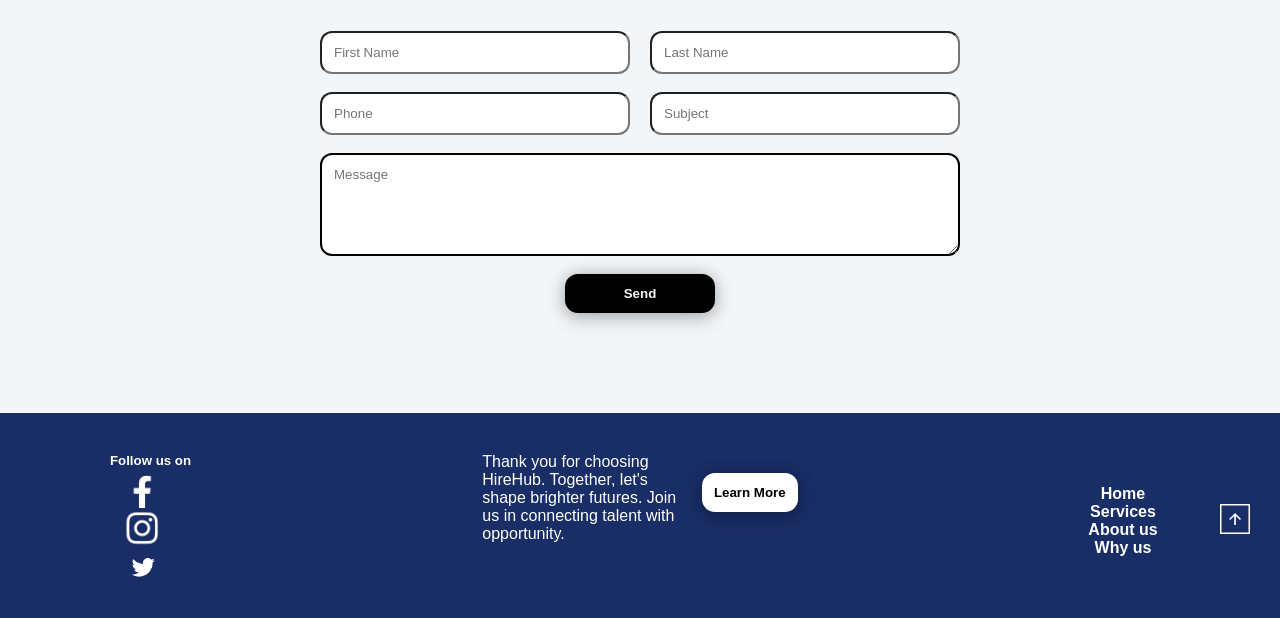
<file: whyus.html>
<!DOCTYPE html>
<html lang="en">

<head>
    <meta charset="UTF-8">
    <meta name="viewport" content="width=device-width, initial-scale=1.0">
    <title>Hirehub/Home</title>
    <link rel="stylesheet" href="whyus.css">
</head>

<body>
    <header>
        <div class="header_Section-1">
            <div class="header_img">
                <a href="index.html"><img class="img_logo" src="Images/og new.png" alt="logo of hirehub company"></a>
            </div>
            <nav class="header_nav">
                <a class="nav_homie" href="index.html">Home</a>
                <a class="nav_homie" href="services.html">Services</a>
                <a class="nav_homie" href="aboutus.html">About us</a>
                <a class="nav_home" href="whyus.html">Why us</a>
            </nav>
        </div>
        <div class="header_Section-2">
            <h1>Hirehub</h1>
        </div>
    </header>
    <main>
        <div class="whyusmain_content1">
            <img class="whyus_image" src="Images/nortal_cyber_crisis_management-scaled.jpeg" alt="working gentle man">
            <div class="whyus_imagecontent1">
                <h1>Sponsored Reach</h1>
                <p>Advertise across a diverse mix of channels</p>
                <ul>
                    <li>Unique job seeker audience</li>
                    <li>Seamless ATS integrations</li>
                    <li>Expert campaign management</li>
                </ul>
            </div>
            <div class="whyus_imagecontent2">
                <h1>Resume Database</h1>
                <p>Access over 43 million resumes1 for quick, <br> hand-on sourcing</p>
                <ul>
                    <li>Fast and easy to use</li>
                    <li>Free resume preview</li>
                    <li>New job seeker notifications</li>
                </ul>
            </div>
        </div>
        <div class="whyusmain_container">
            <h2>Our Values</h2>
            <div class="whyusmain_contents">
                <div class="whyus_column">
                    <h4>Seek the Good</h4>
                    <p>"HireHub revolutionized our hiring process. The platform's user-friendly interface and advanced
                        search capabilities helped us find the perfect candidates quickly. Plus, their customer support
                        team was incredibly responsive and helpful throughout the entire process. Thanks to HireHub,
                        we've built a stronger team that's driving our company's success."</p>
                </div>
                <div class="whyus_column">
                    <h4>Do Great Work</h4>
                    <p>"I can't recommend HireHub enough. As a small business owner, finding top talent within our
                        budget was challenging until we discovered HireHub. Their platform made it easy to post job
                        listings and connect with qualified candidates. We were impressed by the quality of applicants
                        we received, and we quickly found the perfect fit for our team. Thank you, HireHub!"</p>
                </div>
                <div class="whyus_column">
                    <h4>Keep Getting Better</h4>
                    <p>"HireHub exceeded our expectations. Not only did they provide us with access to a diverse pool of
                        talent, but their tools and resources also helped us streamline our entire recruitment process.
                        From posting jobs to scheduling interviews, everything was seamless. We're grateful for
                        HireHub's support in finding the right candidates for our organization's needs."</p>
                </div>
                <div class="whyus_column">
                    <h4>Zain Malik</h4>
                    <p>"HireHub surpassed our anticipated results. They not only gave us access to a wide range of
                        talent, but their resources and tools also made the hiring process much more efficient.
                        Everything went smoothly, from posting positions to setting up interviews. We appreciate
                        HireHub's assistance in locating the best applicants for the requirements of our company."</p>
                </div>
            </div>
        </div>
        <div class="contactus_container">
            <h3>LET'S TALK!</h3>
            <h1>Contact Us</h1>
            <form action="">
                <div class="about-contact_input">
                    <input class="form_input" type="text" placeholder="First Name" required>
                    <input class="form_input" type="text" placeholder="Last Name" required>
                </div>
                <div class="about-contact_input">
                    <input class="form_input" type="tel" placeholder="Phone" required>
                    <input class="form_input" type="text" placeholder="Subject" required>
                </div>
                <textarea name="Message" id="" placeholder="Message" cols="30" rows="5" required></textarea>
                <button class="form_button">Send</button>
            </form>
        </div>
    </main>
    <footer>
        <div class="firstsection_footer">
            <h5>Follow us on</h5>
            <div class="footer_images">
                <img class="footer_logo" src="Images/facebook logo.png" alt="facebook logo">
                <img class="footer_logo" src="Images/instagram logo.png" alt="instagram logo">
                <img class="footer_logo" src="Images/twitter logoo.png" alt="twitter logo">
            </div>
        </div>
        <div class="middlesection_footer">
            <p>Thank you for choosing HireHub. Together, let's shape brighter futures. Join us in connecting talent with
                opportunity.</p>
            <a href="#"><button>Learn More</button></a>
        </div>
        <div class="lastsection_footer">
            <nav>
                <a href="index.html">Home</a>
                <a href="services.html">Services</a>
                <a href="aboutus.html">About us</a>
                <a href="whyus.html">Why us</a>
            </nav>
            <a href="#"><img src="Images/Group 327.png" alt="take to the top"></a>
        </div>
    </footer>
</body>

</html>
</file>
<file: hirehub.css>
* {
    margin: 0;
    padding: 0;
    box-sizing: border-box;
    /* font-family: 'Catamaran', sans-serif; */
    font-family: 'Segoe UI', Tahoma, Geneva, Verdana, sans-serif;
}

html {
    scroll-behavior: smooth;
}

header {
    width: 100%;
    background-image: url(Images/360_F_412821610_95RpjzPXCE2LiWGVShIUCGJSktkJQh6P.jpg);
    background-size: cover;
    background-position: center;
}

.img_logo {
    width: 150px;
    /* height: 80px; */
    object-fit: cover;
}

.header_Section-1 {
    display: flex;
}

.header_img {
    flex: 1;
}

.header_nav {
    display: flex;
    justify-content: space-evenly;
    flex: 6;
    text-align: center;
    padding-top: 30px;
}

.header_nav a:hover {
    text-shadow: 2px 2px 16px #000000;
}

.nav_home {
    text-decoration: none;
    color: blue;
    justify-content: space-evenly;
    font-weight: 900;
}

.nav_homie {
    text-decoration: none;
    color: #000;
    justify-content: space-evenly;
    font-weight: 600;
}

.header_Section-2 {
    text-align: center;
    /* margin-top: 25px; */
    padding-bottom: 25px;
}

.header_Section-2 h1 {
    color: #000;
    font-size: 42px;
    font-weight: 700;
    /* padding-bottom: 10px; */
}

/* .header_Section-2 h2 {
    font-size: 18px;
    font-weight: 600;
}

.header_Section-2 h2 a {
    color: #000;
    text-decoration: none;
} */

body {
    /* width: 100%; */
    background-color: #F2F6F8;
}

.home_main-image {
    width: 100%;
    height: 670px;
    object-fit: cover;
}

#maincontainer {
    width: 80%;
    margin: auto;
    padding-top: 20px;
    background-color: #EAF1F4;
    border-radius: 13px;
}

.middlesection_homecontainer {
    background-color: #F7FAFB;
    padding: 40px 0;
}

.middlesection_homecontainer h2 {
    width: 90%;
    margin: auto;
    text-align: center;
    font-family: 'Franklin Gothic Medium', 'Arial Narrow', Arial, sans-serif;
    padding-bottom: 20px;
}

.img_icon {
    width: 45px;
}

.search_bar {
    margin: auto;
    display: flex;
    max-width: max-content;
    align-items: center;
    padding: 14px;
    border-radius: 28px;
    background: #f6f6f6;
    transition: box-shadow 0.25s;
}

.search_bar:focus-within {
    box-shadow: 0 0 5px rgba(0, 0, 0, 0.75);
}

.search_input {
    font-size: 16px;
    font-family: 'Lexend', sans-serif;
    color: #333;
    margin-left: 14px;
    outline: none;
    border: none;
    background: transparent;
    width: 400px;
}

.search_input::placeholder {
    color: rgba(0, 0, 0, 0.5);
}

#image_container {
    margin-top: 20px;
}

.slider {
    position: relative;
    width: 52%;
    overflow: hidden;
    margin: auto;
}

.images {
    display: flex;
    /* width: 100%; */
}

.images img {
    height: 400px;
    width: 100%;
    object-fit: cover;
    transition: all 0.7s ease;
    border-radius: 12px;
}

.images input {
    display: none;
}

.dots {
    display: flex;
    justify-content: center;
    margin: 5px;
}

.dots label {
    height: 12px;
    width: 12px;
    border-radius: 50%;
    border: solid #000 2px;
    cursor: pointer;
    transition: all 0.15s ease;
    margin: 5px;
}

.dots label:hover {
    background-color: #000;
}

#img1:checked~.m1 {
    margin-left: 0;
}

#img2:checked~.m2 {
    margin-left: -100%;
}

#img3:checked~.m3 {
    margin-left: -200%;
}

.firstsection_container {
    display: flex;
    margin-top: 20px;
    /* background-color: #F7FAFB; */
}

.firstsection_left {
    flex: 1;
    text-align: left;
    padding: 35px 140px;
}

.firstsection_left h2 {
    margin-bottom: 20px;
}

.firstsection_left p {
    margin-bottom: 20px;
    width: 100%;
    line-height: 1.5;
}

.firstsection_left button {
    background-color: #000;
    color: #f6f6f6;
    border-radius: 13px;
    padding: 12px;
    box-shadow: 0 0px 16px 0 rgba(0, 0, 0, 0.2), 0 6px 20px 0 rgba(0, 0, 0, 0.19);
    border: none;
    font-weight: bold;
}

.firstsection_left button:hover {
    background-color: rgb(248, 20, 47);
    color: #ffffff;
    border: none;
    transition: 0.7s;
}

.firstsection_right {
    flex: 1;
    padding: 50px 70px;
}

.firstsection_right img {
    width: 350px;
    height: 330px;
    object-fit: cover;
    border-radius: 15px;
}

.counter_section {
    display: flex;
    background-color: #818eb0;
    padding: 100px 0;
    color: #fff;
    transition: all 7s ease;
}

.counter::before {
    position: absolute;
    content: '';
    transform: translateX(-50%);
    -webkit-transform: translateX(-50%);
    -moz-transform: translateX(-50%);
    -ms-transform: translateX(-50%);
    -o-transform: translateX(-50%);
}

.counter {
    flex: 1;
    text-align: center;
    transition: all 7s ease;
    position: relative;
}

.counter p {
    font-size: 1.6rem;
}

.secondsection_container {
    width: 60%;
    margin: 50px auto;
}

.secondsection_container h2 {
    margin-bottom: 8px;
    margin-left: 100px;
}

.secondsection_container p {
    margin-bottom: 30px;
    margin-left: 100px;
    font-weight: 500;
}

.secondsection_container form {
    display: flex;
    flex-direction: column;
    margin: auto;
    padding-bottom: 50px;
    width: 363px;
}

.name_input {
    display: flex;
    gap: 10px;
}

.form_input {
    padding: 12px;
    border-radius: 8px;
    margin-bottom: 18px;
    border: none;
    outline: none;
}

#gender_buttons {
    display: flex;
    gap: 10px;
    margin-bottom: 22px;
}

.form_button {
    background-color: #000;
    color: #f6f6f6;
    border-radius: 13px;
    padding: 12px;
    box-shadow: 0 0px 16px 0 rgba(0, 0, 0, 0.2), 0 6px 20px 0 rgba(0, 0, 0, 0.19);
    border: none;
    font-weight: bold;
    width: 150px;
    margin: auto;
}

.form_button:hover {
    background-color: rgb(248, 20, 47);
    color: #ffffff;
    border: none;
    transition: 0.7s;
}

.thirdsection_container {
    margin-bottom: 30px;
}

.thirdsection_container h2 {
    text-align: center;
    margin-bottom: 25px;
}

.feedback_columns {
    display: flex;
    gap: 40px;
    margin-left: 100px;
    margin-right: 100px;
}

.feedback_column {
    flex: 1;
    padding: 20px;
    color: #EBEBEB;
    background-color: #465378;
    /* border: solid 2px #000; */
    border-radius: 30px;
    box-shadow: 0px 0px 15px #000000;

}

.feedback_column p {
    margin-bottom: 20px;
    line-height: 1.5;
    font-style: italic;
}

.feedback_column h5 {
    text-align: right;
}

footer {
    margin-top: 50px;
    padding: 30px;
    background-color: #192E66;
    display: flex;
    gap: 50px;
    color: #fff;
    padding-top: 40px;
}

.firstsection_footer {
    flex: 1;
    text-align: center;
}

.firstsection_footer h5 {
    padding-left: 17px;
}

.footer_logo {
    width: 40px;
}

.middlesection_footer {
    display: flex;
    justify-content: center;
    gap: 18px;
    flex: 3;
}

.middlesection_footer p {
    width: 30%;
}

.middlesection_footer button {
    margin-top: 20px;
    background-color: #ffffff;
    color: #000000;
    border-radius: 13px;
    padding: 12px;
    box-shadow: 0 0px 16px 0 rgba(0, 0, 0, 0.2), 0 6px 20px 0 rgba(0, 0, 0, 0.19);
    border: none;
    font-weight: bold;
}

.middlesection_footer button:hover {
    background-color: rgb(167, 211, 211);
    color: #000000;
    border: none;
    transition: 0.7s;
}

.lastsection_footer {
    flex: 1;
    display: flex;
    text-align: center;
    align-items: center;
}

.lastsection_footer img {
    width: 30px;
    flex: 1;
}

.lastsection_footer nav {
    display: flex;
    flex: 1;
    flex-direction: column;
}

.lastsection_footer nav a {
    text-decoration: none;
    color: #ffffff;
    justify-content: space-evenly;
    font-weight: bold;
}

.lastsection_footer nav a:hover {
    text-shadow: 0px 0px 8px #A7D3D3;
}

.maincontainer_backgroundimg {
    position: relative;
}

.maincontainer_backgroundimg img {
    width: 100%;
    position: absolute;
    object-fit: cover;
    border-radius: 13px;
    height: 108.5vh;
    opacity: 0.05;
}

#maincontainer-2 {
    width: 70%;
    margin: auto;
    border-radius: 13px;
}

.servicecontainer_1 {
    display: flex;
    padding: 60px 40px 40px 40px;
    padding-bottom: 80px;
}

.service_img {
    flex: 1;
    display: flex;
    justify-content: center;
}

.service_img img {
    object-fit: cover;
    width: 315px;
    height: 300px;
    border-radius: 13px;
}

.service_textcontent {
    flex: 1;
}

.service_textcontent h2 {
    margin-bottom: 30px;
    font-size: larger;
}

.service_textcontent p {
    line-height: 1.5;
    font-weight: 500;
    width: 80%;
}

.servicecontainer_2 {
    display: flex;
    padding: 40px;
    padding-bottom: 80px;
}

.service_textcontent2 {
    flex: 1;
    padding-left: 7%;
}

.service_img2 {
    flex: 1;
    align-items: center;
    display: flex;
    justify-content: center;
}

.service_img2 img {
    object-fit: cover;
    width: 315px;
    height: 300px;
    border-radius: 13px;
}

.service_textcontent2 h2 {
    margin-bottom: 30px;
    font-size: larger;
}

.service_textcontent2 p {
    line-height: 1.5;
    font-weight: 500;
    width: 90%;
}

.subcontainer_service {
    display: flex;
    justify-content: space-evenly;
}

.servicecontainer_3 h3 {
    margin: 30px 0 25px 0;
}

.servicecontainer_3 h3 {
    text-align: center;
}

.team_section img {
    width: 260px;
    border-radius: 13px;
}

.teamceo_section img {
    width: 300px;
    height: 350px;
    object-fit: cover;
    border-radius: 13px;
}

.subcontainer_service {
    text-align: center;
}

.team_section h5,
h6 {
    padding-top: 8px;
}

.teamceo_section h5,
h6 {
    padding-top: 8px;
}

.servicecontainer_4 {
    width: 60%;
    margin: 40px auto;
}

.servicecontainer_4 p {
    font-style: italic;
}

.servicecontainer_4 h5 {
    text-align: right;
    margin-top: 15px;
}

@media screen and (max-width: 1300px) {

    .home_main-image {
        width: 100%;
        height: 500px;
    }

    #maincontainer {
        width: 100%;
    }

    .slider {
        width: 600px;
    }

    .firstsection_container {
        flex-direction: column;
    }

    .firstsection_left {
        padding: 35px 50px;
    }

    .firstsection_right {
        text-align: center;
        padding: 40px 30px;
    }

    .firstsection_right img {
        width: 550px;
        height: auto;
    }

    .feedback_columns {
        display: grid;
        grid-template-columns: 1fr 1fr;
    }

    #maincontainer-2 {
        width: 95%;
    }

    .service_img img {
        width: 280px;
    }

    .service_textcontent p {
        width: 95%;
    }

    .service_textcontent2 {
        padding-left: 5%;
    }

    .service_img2 img {
        width: 280px;
    }

    .service_textcontent2 p {
        width: 95%;
    }

    .teamceo_section img {
        width: 200px;
        height: 200px;
    }

    .team_section img {
        width: 200px;
        height: 200px;
    }

    .footer_images {
        display: flex;
        align-items: center;
        flex-direction: column;
    }

}

@media screen and (max-width: 900px) {
    .teamceo_section img {
        width: 200px;
        height: 200px;
    }

    .team_section img {
        width: 200px;
        height: 200px;
    }

    .subcontainer_service {
        display: grid;
        grid-template-columns: 1fr 1fr;
    }

    .subcontainer_service h6 {
        padding-bottom: 15px;
    }

    .footer_images {
        display: flex;
        align-items: center;
        flex-direction: column;
    }
}

@media screen and (max-width: 1100px) {
    .maincontainer_backgroundimg img {
        width: 100%;
        height: 140vh;
    }

    #maincontainer-2 {
        width: 100%;
    }

    .counter_section {
        display: grid;
        grid-template-columns: 1fr 1fr;
    }

    .counter {
        margin-bottom: 30px;
    }

    .footer_images {
        display: flex;
        align-items: center;
        flex-direction: column;
    }

}

@media screen and (max-width: 700px) {

    .header_img {
        padding-top: 20px;
    }

    .img_logo {
        width: 100%;
    }

    .home_main-image {
        width: 100%;
        height: 400px;
    }

    .slider {
        width: 90%;
    }

    .firstsection_container {
        flex-direction: column;
    }

    .firstsection_left {
        padding: 35px 50px;
    }

    .firstsection_right {
        text-align: center;
        padding: 40px 30px;
    }

    .firstsection_right img {
        /* width: 450px; */
        width: 100%;
    }

    .secondsection_container {
        width: 90%;
    }

    .secondsection_container form {
        display: flex;
        flex-direction: column;
        margin: auto;
        padding-bottom: 50px;
        width: 100%;
    }

    .secondsection_container h2 {
        margin: auto;
    }

    .secondsection_container p {
        margin: 20px auto;
    }

    .name_input {
        flex-direction: column;
    }

    .feedback_columns {
        display: flex;
        flex-direction: column;
        margin: 0 20px;
    }

    footer {
        flex-direction: column;
        gap: 20px;
    }

    .footer_images {
        display: flex;
        justify-content: center;
        flex-direction: row;
    }

    .middlesection_footer {
        flex-direction: column;
        align-items: center;
    }

    .middlesection_footer p {
        width: 100%;
        text-align: center;
    }

    .middlesection_footer button {
        margin-top: 0;
    }

    .lastsection_footer img {
        display: none;
    }

    .lastsection_footer nav a {
        padding-top: 0;
    }

    .maincontainer_backgroundimg {
        display: none;
    }

    .servicecontainer_1 {
        flex-direction: column;
        gap: 30px;
    }

    .service_img img {
        width: 100%;
    }

    #maincontainer-2 {
        width: 90%;
    }

    .servicecontainer_1 {
        padding-bottom: 10px;
    }

    .service_textcontent p {
        width: 100%;
    }

    .servicecontainer_2 {
        flex-direction: column;
        gap: 30px;
        padding: 40px;
    }

    .service_textcontent2 {
        padding-left: 0;
    }

    .service_textcontent2 p {
        width: 100%;
    }

    .service_img2 img {
        width: 400px;
        height: 350px;
    }

    .counter_section {
        display: grid;
        grid-template-columns: 1fr 1fr;
    }

    .counter {
        margin-bottom: 30px;
    }

    .counter p {
        font-size: 1.2rem;
    }

    .teamceo_section img {
        width: 180px;
        height: 182px;
    }

    .team_section img {
        width: 180px;
        height: 182px;
    }

    .subcontainer_service {
        display: grid;
        gap: 10px;
        grid-template-columns: 1fr 1fr;
    }

    .servicecontainer_4 {
        width: 80%;
    }

}
</file>
<file: aboutus.css>
* {
    margin: 0;
    padding: 0;
    box-sizing: border-box;
    /* font-family: 'Catamaran', sans-serif; */
    font-family: 'Segoe UI', Tahoma, Geneva, Verdana, sans-serif;
}

html {
    scroll-behavior: smooth;
}

header {
    width: 100%;
    background-image: url(Images/360_F_412821610_95RpjzPXCE2LiWGVShIUCGJSktkJQh6P.jpg);
    background-size: cover;
    background-position: center;
}

.img_logo {
    width: 150px;
    /* height: 80px; */
    object-fit: cover;
}

.header_Section-1 {
    display: flex;
}

.header_img {
    flex: 1;
}

.header_nav {
    display: flex;
    justify-content: space-evenly;
    flex: 6;
    text-align: center;
    padding-top: 30px;
}

.header_nav a:hover {
    text-shadow: 2px 2px 16px #000000;
}

.nav_home {
    text-decoration: none;
    color: blue;
    justify-content: space-evenly;
    font-weight: 900;
}

.nav_homie {
    text-decoration: none;
    color: #000;
    justify-content: space-evenly;
    font-weight: 600;
}

.header_Section-2 {
    text-align: center;
    /* margin-top: 25px; */
    padding-bottom: 25px;
}

.header_Section-2 h1 {
    color: #000;
    font-size: 42px;
    font-weight: 700;
    /* padding-bottom: 10px; */
}

/* .header_Section-2 h2 {
    font-size: 18px;
    font-weight: 600;
}

.header_Section-2 h2 a {
    color: #000;
    text-decoration: none;
} */

body {
    background-color: #F2F6F8;
}

.aboutus_mainimage {
    width: 100%;
    height: 670px;
    object-fit: cover;
}

.maincontainer_aboutus {
    width: 70%;
    margin: 40px auto;
}

.Vision {
    margin-bottom: 20px;
}

.Vision h3 {
    margin-bottom: 10px;
}

.Vision p {
    margin-bottom: 10px;
    font-style: oblique;
    line-height: 1.5;
}

.Mission {
    margin-bottom: 20px;
}

.Mission h3 {
    margin-bottom: 10px;
}

.Mission p {
    margin-bottom: 10px;
    font-style: oblique;
    line-height: 1.5;
}

.location_maincontainer {
    margin-top: 40px;
    margin-bottom: 30px;
    background-color: #fff;
    padding: 0 12%;
}

.location_maincontainer h3 {
    padding-top: 30px;
    margin-bottom: 30px;
}

.location_containers {
    display: flex;
    gap: 20px;
}

.location_containers iframe {
    width: 100%;
    height: 400px;
    border-radius: 13px;
}

.sublocations {
    flex: 1;
}

.sublocations h4 {
    margin: 40px 0;
    text-align: center;
}

.maincontainer2_aboutus {
    width: 70%;
    margin: 50px auto;
    display: flex;
}

.aboutcontent_left {
    flex: 1;
}

.aboutcontent_left h5 {
    color: #FF9800;
}

.aboutcontent_left h1 {
    margin-bottom: 5px;
}

.aboutcontent_left p {
    padding-right: 5%;
    line-height: 1.5;
}

.aboutcontent_right {
    flex: 1;
}

.aboutcontent_right img {
    width: 100%;
    height: 500px;
    object-fit: cover;
    border-radius: 13px;
}

footer {
    margin-top: 50px;
    padding: 30px;
    background-color: #192E66;
    display: flex;
    gap: 50px;
    color: #fff;
    padding-top: 40px;
}

.firstsection_footer {
    flex: 1;
    text-align: center;
}

.firstsection_footer h5 {
    padding-left: 17px;
}

.footer_logo {
    width: 40px;
}

.middlesection_footer {
    display: flex;
    justify-content: center;
    gap: 18px;
    flex: 3;
}

.middlesection_footer p {
    width: 30%;
}

.middlesection_footer button {
    margin-top: 20px;
    background-color: #ffffff;
    color: #000000;
    border-radius: 13px;
    padding: 12px;
    box-shadow: 0 0px 16px 0 rgba(0, 0, 0, 0.2), 0 6px 20px 0 rgba(0, 0, 0, 0.19);
    border: none;
    font-weight: bold;
}

.middlesection_footer button:hover {
    background-color: rgb(167, 211, 211);
    color: #000000;
    border: none;
    transition: 0.7s;
}

.lastsection_footer {
    flex: 1;
    display: flex;
    text-align: center;
    align-items: center;
}

.lastsection_footer img {
    width: 30px;
    flex: 1;
}

.lastsection_footer nav {
    display: flex;
    flex: 1;
    flex-direction: column;
}

.lastsection_footer nav a {
    text-decoration: none;
    color: #ffffff;
    justify-content: space-evenly;
    font-weight: bold;
}

.lastsection_footer nav a:hover {
    text-shadow: 0px 0px 8px #A7D3D3;
}

@media screen and (max-width: 1300px) {
    .aboutus_mainimage {
        width: 100%;
        height: 500px;
    }

    .maincontainer2_aboutus {
        width: 90%;
    }

    .footer_images {
        display: flex;
        align-items: center;
        flex-direction: column;
    }
}

@media screen and (max-width: 1000px) {
    .maincontainer2_aboutus {
        width: 80%;
        flex-direction: column;
        gap: 30px;
    }

    .aboutcontent_right img {
        width: 100%;
        height: 400px;
    }

    .location_containers {
        flex-direction: column;
    }

    .footer_images {
        display: flex;
        align-items: center;
        flex-direction: column;
    }
}

@media screen and (max-width: 700px) {

    .header_img {
        padding-top: 20px;
    }

    .img_logo {
        width: 100%;
    }

    .aboutus_mainimage {
        width: 100%;
        height: 400px;
    }

    .maincontainer2_aboutus {
        flex-direction: column;
        gap: 35px;
    }

    .aboutcontent_left p {
        padding-right: 0;
    }

    .aboutcontent_right img {
        height: auto;
    }

    .location_containers {
        flex-direction: column;
    }

    .location_containers iframe {
        width: 100%;
        height: 280px;
    }

    .sublocations h4 {
        margin: 5px 0 20px 0;
    }

    footer {
        flex-direction: column;
        gap: 20px;
    }

    .footer_images {
        display: flex;
        justify-content: center;
        flex-direction: row;
    }

    .middlesection_footer {
        flex-direction: column;
        align-items: center;
    }

    .middlesection_footer p {
        width: 100%;
        text-align: center;
    }

    .middlesection_footer button {
        margin-top: 0;
    }

    .lastsection_footer img {
        display: none;
    }

    .lastsection_footer nav a {
        padding-top: 0;
    }
}
</file>
<file: whyus.css>
* {
    margin: 0;
    padding: 0;
    box-sizing: border-box;
    /* font-family: 'Catamaran', sans-serif; */
    font-family: 'Segoe UI', Tahoma, Geneva, Verdana, sans-serif;
}

html {
    scroll-behavior: smooth;
}

header {
    width: 100%;
    background-image: url(Images/360_F_412821610_95RpjzPXCE2LiWGVShIUCGJSktkJQh6P.jpg);
    background-size: cover;
    background-position: center;
}

.img_logo {
    width: 150px;
    /* height: 80px; */
    object-fit: cover;
}

.header_Section-1 {
    display: flex;
}

.header_img {
    flex: 1;
}

.header_nav {
    display: flex;
    justify-content: space-evenly;
    flex: 6;
    text-align: center;
    padding-top: 30px;
}

.header_nav a:hover {
    text-shadow: 2px 2px 16px #000000;
}

.nav_home {
    text-decoration: none;
    color: blue;
    justify-content: space-evenly;
    font-weight: 900;
}

.nav_homie {
    text-decoration: none;
    color: #000;
    justify-content: space-evenly;
    font-weight: 600;
}

.header_Section-2 {
    text-align: center;
    /* margin-top: 25px; */
    padding-bottom: 25px;
}

.header_Section-2 h1 {
    color: #000;
    font-size: 42px;
    font-weight: 700;
    /* padding-bottom: 10px; */
}

/* .header_Section-2 h2 {
    font-size: 18px;
    font-weight: 600;
}

.header_Section-2 h2 a {
    color: #000;
    text-decoration: none;
} */

body {
    background-color: #F2F6F8;
}


.whyusmain_container {
    margin: 50px auto;
}

.whyusmain_container h2 {
    text-align: center;
    margin-bottom: 35px;
}

.whyusmain_contents {
    display: flex;
    gap: 40px;
    margin-left: 100px;
    margin-right: 100px;
}

.whyus_column {
    flex: 1;
    padding: 20px;
    color: #EBEBEB;
    background-color: #465378;
    border-radius: 30px;
    box-shadow: 0px 0px 15px #000000;
}

.whyus_column p {
    margin-bottom: 20px;
    line-height: 1.5;
    font-style: italic;
}

.whyus_column h4 {
    text-align: center;
    margin-bottom: 13px;
}

.contactus_container h3 {
    padding: 50px 0 10px 0;
    text-align: center;
}

.contactus_container h1 {
    padding: 8px 0 50px 0;
    text-align: center;
}

.contactus_container form {
    width: 50%;
    margin: auto;
    display: flex;
    flex-direction: column;
    padding-bottom: 50px;
}

.about-contact_input {
    display: flex;
    gap: 20px;
}

.form_input {
    flex: 1;
    padding: 12px;
    border-radius: 12px;
    margin-bottom: 18px;
}

textarea {
    padding: 12px;
    border-radius: 12px;
    margin-bottom: 18px;
    border: 2px solid #000;
}

.form_button {
    background-color: #000;
    color: #f6f6f6;
    border-radius: 13px;
    padding: 12px;
    box-shadow: 0 0px 16px 0 rgba(0, 0, 0, 0.2), 0 6px 20px 0 rgba(0, 0, 0, 0.19);
    border: none;
    font-weight: bold;
    width: 150px;
    margin: auto;
}

.form_button:hover {
    background-color: rgb(248, 20, 47);
    color: #ffffff;
    border: none;
    transition: 0.7s;
}

.whyusmain_content1 {
    position: relative;
    color: white;
}

.whyusmain_content1 img {
    width: 100%;
    height: 650px;
    object-fit: cover;
}

.whyus_imagecontent1 {
    position: absolute;
    top: 8%;
    right: 10%;
    padding-left: 10px;
}

.whyus_imagecontent2 {
    position: absolute;
    top: 45%;
    right: 10%;
    padding-left: 25px;
}

.whyus_imagecontent1 h1 {
    margin-bottom: 10px;
}

.whyus_imagecontent1 p {
    margin-bottom: 10px;
    font-size: x-large;
}

.whyus_imagecontent1 ul {
    font-size: large;
    line-height: 1.5;
}

.whyus_imagecontent2 h1 {
    margin-bottom: 10px;
}

.whyus_imagecontent2 p {
    margin-bottom: 10px;
    font-size: x-large;
}

.whyus_imagecontent2 ul {
    font-size: large;
    line-height: 1.5;
}

footer {
    margin-top: 50px;
    padding: 30px;
    background-color: #192E66;
    display: flex;
    gap: 50px;
    color: #fff;
    padding-top: 40px;
}

.firstsection_footer {
    flex: 1;
    text-align: center;
}

.firstsection_footer h5 {
    padding-left: 17px;
}

.footer_logo {
    width: 40px;
}

.middlesection_footer {
    display: flex;
    justify-content: center;
    gap: 18px;
    flex: 3;
}

.middlesection_footer p {
    width: 30%;
}

.middlesection_footer button {
    margin-top: 20px;
    background-color: #ffffff;
    color: #000000;
    border-radius: 13px;
    padding: 12px;
    box-shadow: 0 0px 16px 0 rgba(0, 0, 0, 0.2), 0 6px 20px 0 rgba(0, 0, 0, 0.19);
    border: none;
    font-weight: bold;
}

.middlesection_footer button:hover {
    background-color: rgb(167, 211, 211);
    color: #000000;
    border: none;
    transition: 0.7s;
}

.lastsection_footer {
    flex: 1;
    display: flex;
    text-align: center;
    align-items: center;
}

.lastsection_footer img {
    width: 30px;
    flex: 1;
}

.lastsection_footer nav {
    display: flex;
    flex: 1;
    flex-direction: column;
}

.lastsection_footer nav a {
    text-decoration: none;
    color: #ffffff;
    justify-content: space-evenly;
    font-weight: bold;
}

.lastsection_footer nav a:hover {
    text-shadow: 0px 0px 8px #A7D3D3;
}

@media screen and (max-width: 1300px) {

    .whyusmain_content1 img {
        width: 100%;
        height: 550px;
    }

    .whyus_imagecontent1 {
        position: absolute;
        top: 8%;
        right: 11%;
        padding-left: 10px;
    }

    .whyus_imagecontent2 {
        position: absolute;
        top: 45%;
        right: 11%;
        padding-left: 25px;
    }

    .whyusmain_contents {
        display: grid;
        grid-template-columns: 1fr 1fr;
    }

    .footer_images {
        display: flex;
        align-items: center;
        flex-direction: column;
    }
}

@media screen and (max-width: 700px) {

    .header_img {
        padding-top: 20px;
    }

    .img_logo {
        width: 100%;
    }

    .whyusmain_content1 img {
        width: 100%;
        height: 480px;
    }

    .whyus_imagecontent1 {
        position: absolute;
        top: 4%;
        right: 11%;
        padding-left: 10px;
    }

    .whyus_imagecontent2 {
        position: absolute;
        top: 45%;
        right: 11%;
        padding-left: 25px;
    }

    .whyusmain_contents {
        display: flex;
        flex-direction: column;
        margin: 0 20px;
    }

    /* .whyusmain_contents {
        display: flex;
        gap: 40px;
        margin-left: 100px;
        margin-right: 100px;
    } */

    .contactus_container form {
        width: 80%;
    }

    .about-contact_input {
        display: flex;
        flex-direction: column;
        gap: 0;
        /* margin-bottom: 10px; */
    }

    .whyus_imagecontent1 h1 {
        font-size: x-large;
    }

    .whyus_imagecontent1 p {
        font-size: large;
    }

    .whyus_imagecontent1 ul {
        font-size: medium;
    }

    .whyus_imagecontent2 h1 {
        font-size: x-large;
    }

    .whyus_imagecontent2 p {
        font-size: large;
    }

    .whyus_imagecontent2 ul {
        font-size: medium;
    }

    footer {
        flex-direction: column;
        gap: 20px;
    }

    .footer_images {
        display: flex;
        justify-content: center;
        flex-direction: row;
    }

    .middlesection_footer {
        flex-direction: column;
        align-items: center;
    }

    .middlesection_footer p {
        width: 100%;
        text-align: center;
    }

    .middlesection_footer button {
        margin-top: 0;
    }

    .lastsection_footer img {
        display: none;
    }

    .lastsection_footer nav a {
        padding-top: 0;
    }
}
</file>
